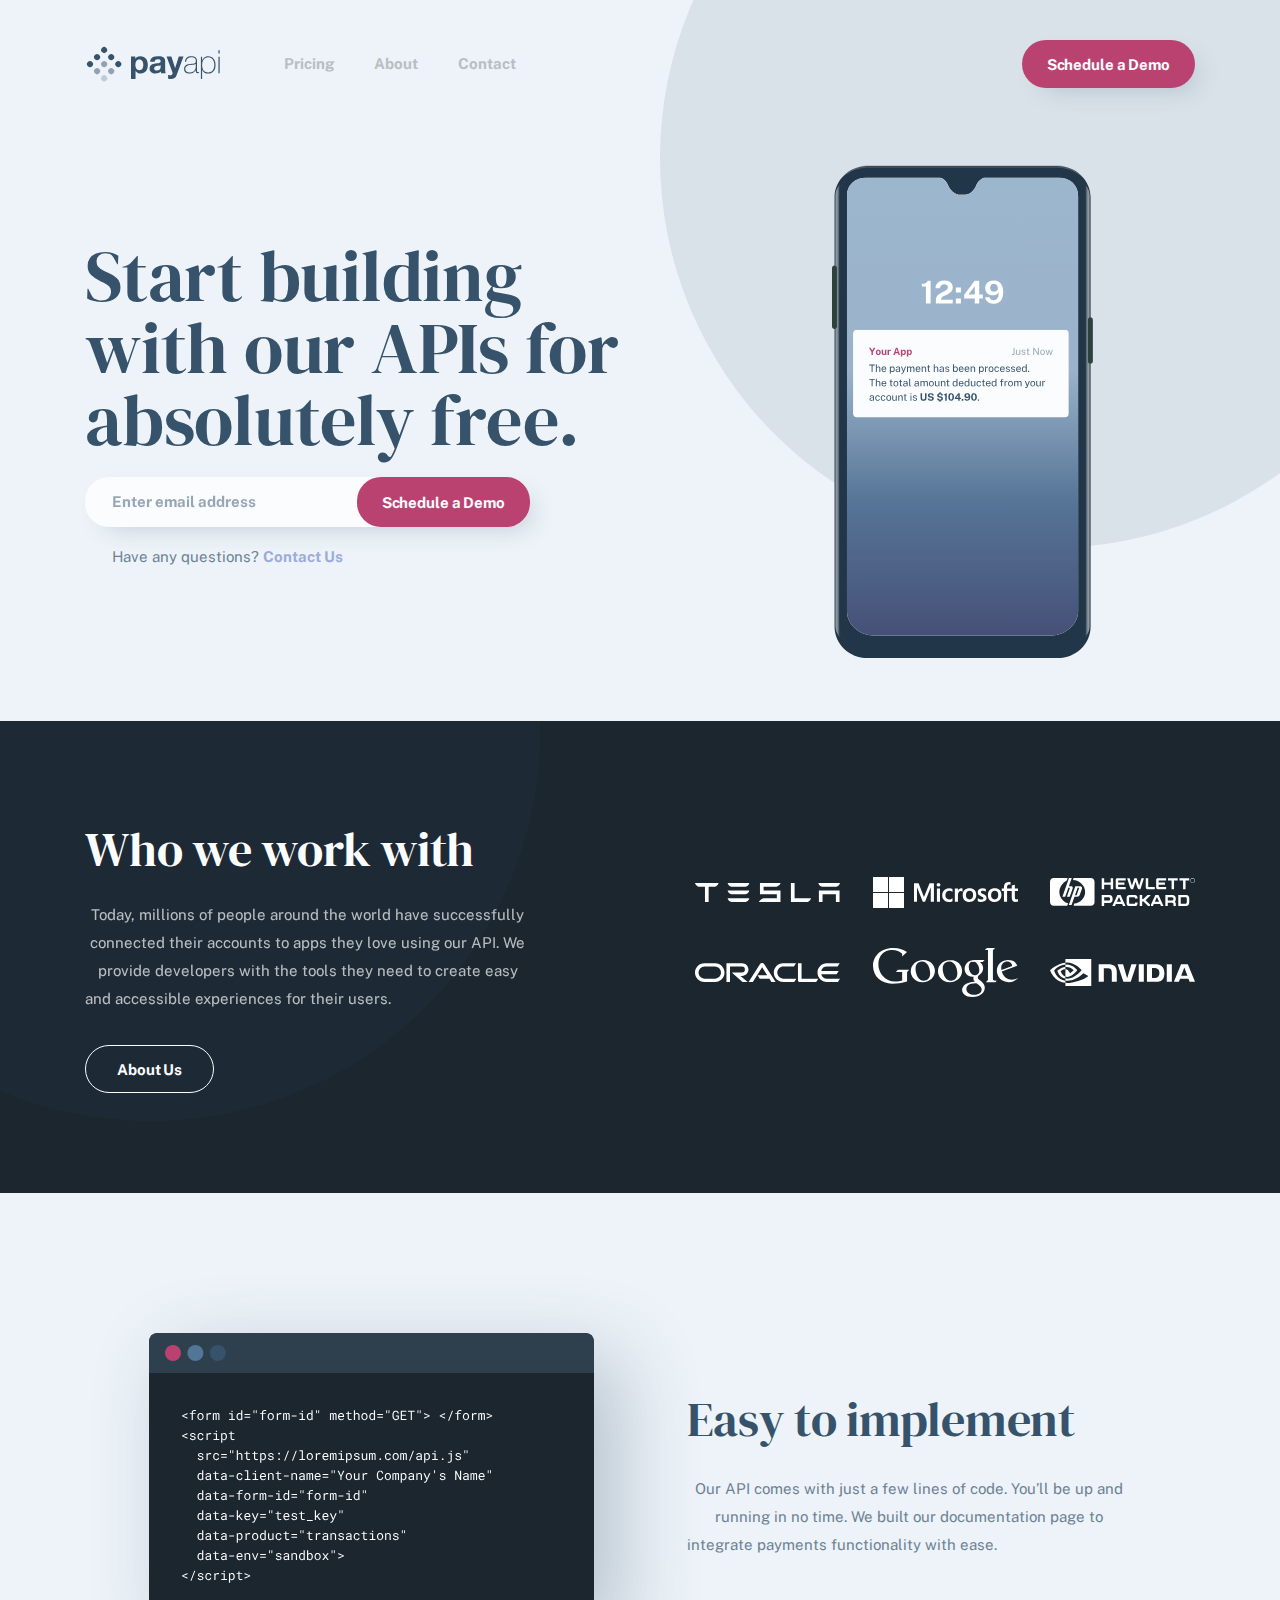
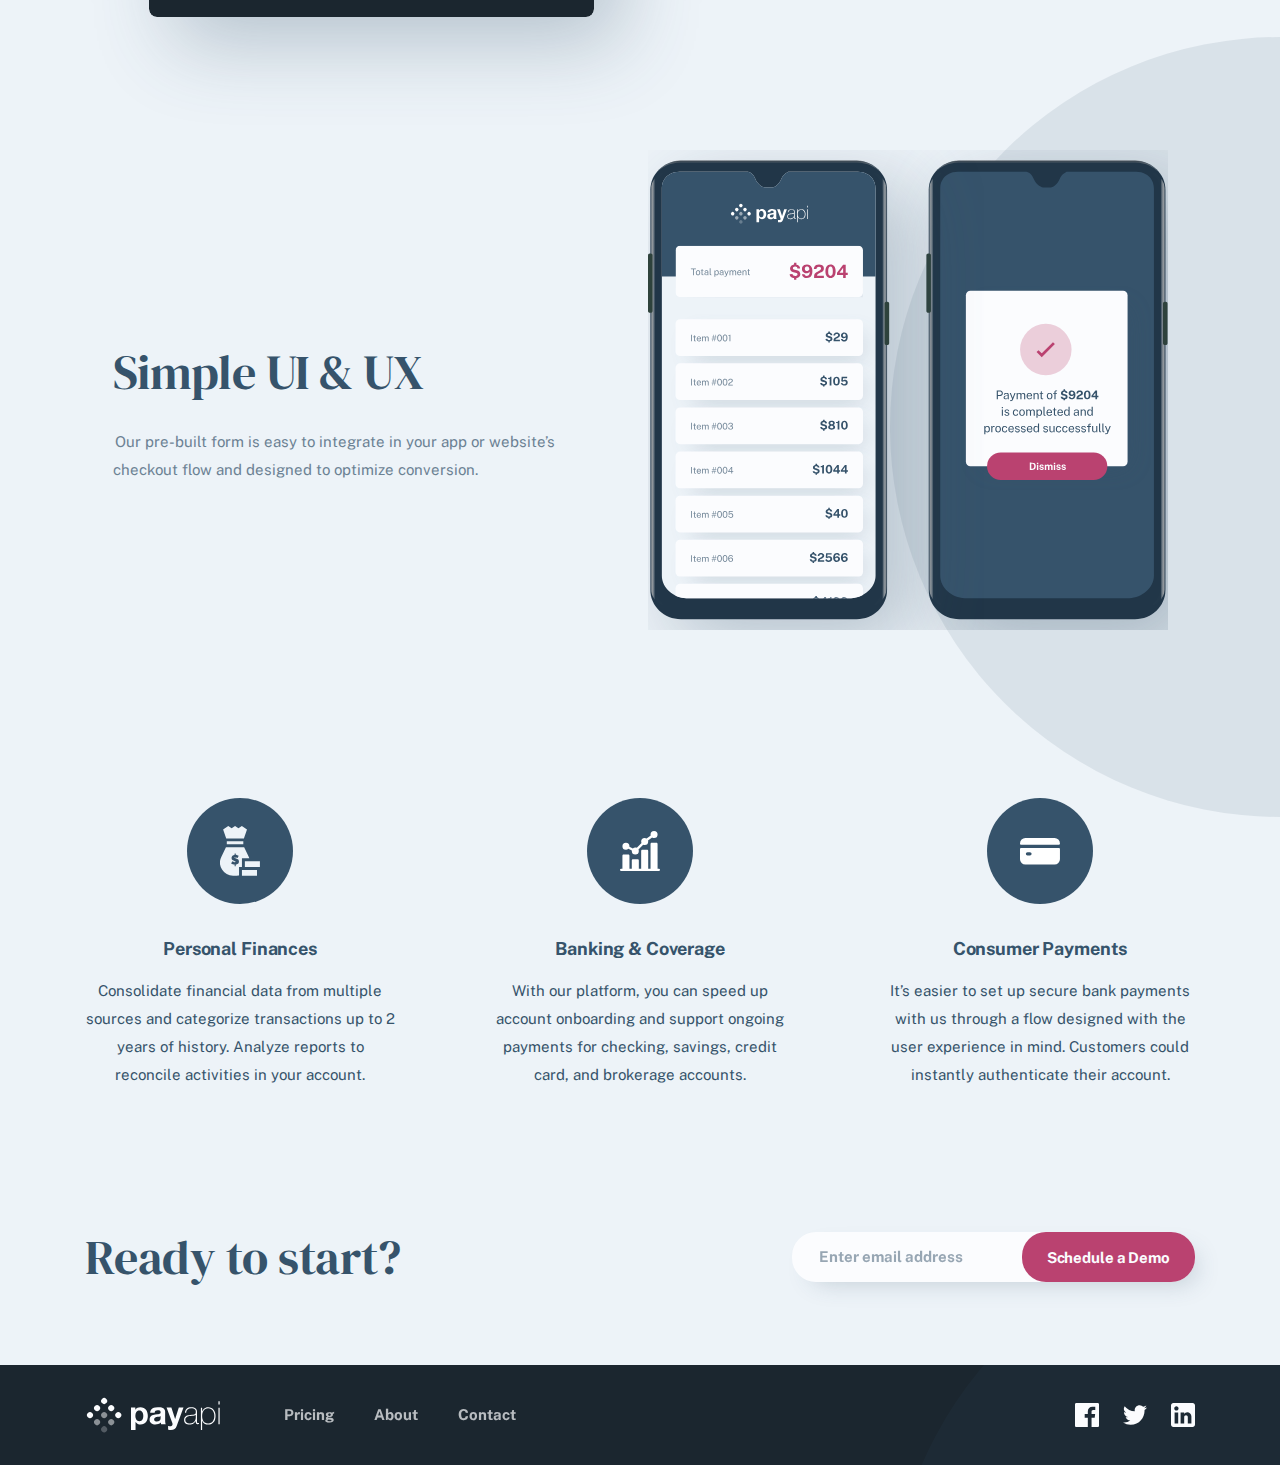
<file: index.html>
<!DOCTYPE html>
<html lang="en">
  <head>
    <meta charset="UTF-8" />
    <meta http-equiv="X-UA-Compatible" content="IE=edge" />
    <meta name="viewport" content="width=device-width, initial-scale=1.0" />
    <link rel="stylesheet" href="./css/main.css" />
    <title>Pay Api</title>
  </head>
  <body>
    <!-- Header -->
    <header class="site-header">
      <div class="container">
        <div class="site-header__inner">
          <div class="site-header__first">
            <a class="logo" href="./index.html">
              <img
                class="logo__img"
                src="./images/icons/logo.svg"
                alt="logo-img"
                width="135"
                height="38"
              />
            </a>
            <nav class="sitenav">
              <button class="x-btn"></button>
              <ul class="sitenav__list">
                <li class="sitenav__item">
                  <a class="sitenav__link" href="./price.html">Pricing</a>
                </li>
                <li class="sitenav__item">
                  <a class="sitenav__link" href="./about.html">About</a>
                </li>
                <li class="sitenav__item">
                  <a class="sitenav__link" href="./contact.html">Contact</a>
                </li>
                <li class="sitenav__item">
                  <a class="schedule" href="#">Schedule a Demo</a>
                </li>
              </ul>
            </nav>
          </div>
          <div class="site-header__second">
            <a class="schedule" href="#">Schedule a Demo</a>
            <button class="burger-btn"></button>
          </div>
        </div>
      </div>
    </header>
    <!-- /Header -->

    <!-- Main -->
    <main class="site-main">
      <!-- Hero -->
      <section class="hero">
        <div class="container">
          <div class="hero__inner">
            <div class="hero__info">
              <h1 class="hero__title">
                Start building with our APIs for absolutely free.
              </h1>
            </div>
            <form
              class="hero__form site-form"
              action="https://echo.htmlacademy.ru"
              method="post"
              autocomplete="off"
            >
              <input
                class="site-form__input"
                type="email"
                name="user_email"
                minlength="3"
                aria-label="user email"
                placeholder="Enter email address"
                required
              />
              <button class="site-form__btn" type="submit">
                Schedule a Demo
              </button>
            </form>
            <span class="hero__text">
              Have any questions?
              <a class="bold-text" href="./contact.html">Contact Us</a>
            </span>
          </div>
        </div>
      </section>
      <!-- /Hero -->

      <!-- Clients -->
      <section class="clients">
        <div class="container">
          <div class="clients__inner">
            <div class="clients__info info-clients">
              <h2 class="info-clients__title">Who we work with</h2>
              <p class="info-clients__text">
                Today, millions of people around the world have successfully
                connected their accounts to apps they love using our API. We
                provide developers with the tools they need to create easy and
                accessible experiences for their users.
              </p>
              <a class="info-clients__link" href="./about.html">About Us</a>
            </div>
            <ul class="clients__list">
              <li class="clients__item item-clients">
                <img
                  class="item-clients__img"
                  src="./images/icons/tesla.svg"
                  alt="clients brand image"
                  width="145"
                  height="33"
                />
              </li>
              <li class="clients__item item-clients">
                <img
                  class="item-clients__img"
                  src="./images/icons/microsoft.svg"
                  alt="clients brand image"
                  width="145"
                  height="33"
                />
              </li>
              <li class="clients__item item-clients">
                <img
                  class="item-clients__img"
                  src="./images/icons/hp.svg"
                  alt="clients brand image"
                  width="145"
                  height="33"
                />
              </li>
              <li class="clients__item item-clients">
                <img
                  class="item-clients__img"
                  src="./images/icons/oracle.svg"
                  alt="clients brand image"
                  width="145"
                  height="33"
                />
              </li>
              <li class="clients__item item-clients">
                <img
                  class="item-clients__img"
                  src="./images/icons/google.svg"
                  alt="clients brand image"
                  width="145"
                  height="33"
                />
              </li>
              <li class="clients__item item-clients">
                <img
                  class="item-clients__img"
                  src="./images/icons/nvida.svg"
                  alt="clients brand image"
                  width="145"
                  height="33"
                />
              </li>
            </ul>
          </div>
        </div>
      </section>
      <!-- /Clients -->

      <!-- Feature -->
      <section class="feature">
        <div class="container">
          <div class="feature__inner">
            <h2 class="visually-hidden">About feature of company</h2>
            <ul class="fuature__first-list">
              <li class="feature__first-item item-first-feature">
                <img
                  class="item-first-feature__img feature-img-1"
                  src="./images/icons/code.svg"
                  alt="item-first-feature image"
                  width="445"
                  height="284"
                />
                <div class="item-first-feature__info">
                  <h3 class="item-first-feature__title">Easy to implement</h3>
                  <p class="item-first-feature__text">
                    Our API comes with just a few lines of code. You’ll be up
                    and running in no time. We built our documentation page to
                    integrate payments functionality with ease.
                  </p>
                </div>
              </li>
              <li class="feature__first-item item-first-feature">
                <img
                  class="item-first-feature__img feature-img-2"
                  src="./images/icons/phone-together.svg"
                  alt="item-first-feature image"
                  width="566"
                  height="500"
                />
                <div class="item-first-feature__info">
                  <h3 class="item-first-feature__title">Simple UI & UX</h3>
                  <p class="item-first-feature__text">
                    Our pre-built form is easy to integrate in your app or
                    website’s checkout flow and designed to optimize conversion.
                  </p>
                </div>
              </li>
            </ul>
            <ul class="feature__second-list">
              <li class="feature__second-item item-second-feature">
                <h3 class="item-second-feature__title">Personal Finances</h3>
                <p class="item-second-feature__text">
                  Consolidate financial data from multiple sources and
                  categorize transactions up to 2 years of history. Analyze
                  reports to reconcile activities in your account.
                </p>
              </li>
              <li class="feature__second-item item-second-feature">
                <h3 class="item-second-feature__title">Banking & Coverage</h3>
                <p class="item-second-feature__text">
                  With our platform, you can speed up account onboarding and
                  support ongoing payments for checking, savings, credit card,
                  and brokerage accounts.
                </p>
              </li>
              <li class="feature__second-item item-second-feature">
                <h3 class="item-second-feature__title">Consumer Payments</h3>
                <p class="item-second-feature__text">
                  It’s easier to set up secure bank payments with us through a
                  flow designed with the user experience in mind. Customers
                  could instantly authenticate their account.
                </p>
              </li>
            </ul>
          </div>
        </div>
      </section>
      <!-- /Feature -->

      <!-- Article -->
      <article class="start">
        <div class="container">
          <div class="start__inner">
            <h2 class="start__title">Ready to start?</h2>
            <form
              class="site-form"
              action="https://echo.htmlacademy.ru"
              method="post"
              autocomplete="off"
            >
              <input
                class="site-form__input"
                type="email"
                name="user_email"
                minlength="3"
                aria-label="user email"
                placeholder="Enter email address"
                required
              />
              <button class="site-form__btn" type="submit">
                Schedule a Demo
              </button>
            </form>
          </div>
        </div>
      </article>
      <!-- /Article -->
    </main>
    <!-- /Main -->

    <!-- Footer -->
    <footer class="site-footer">
      <div class="container">
        <div class="site-footer__inner">
          <a class="logo" href="./index.html">
            <img
              class="logo__img"
              src="./images/icons/footer-logo.svg"
              alt="logo-img"
              width="135"
              height="38"
            />
          </a>
          <nav class="site-footer-sitenav">
            <ul class="site-footer-sitenav__list">
              <li class="site-footer-sitenav__item">
                <a class="site-footer-sitenav__link" href="./price.html"
                  >Pricing</a
                >
              </li>
              <li class="site-footer-sitenav__item">
                <a class="site-footer-sitenav__link" href="./about.html"
                  >About</a
                >
              </li>
              <li class="site-footer-sitenav__item">
                <a class="site-footer-sitenav__link" href="./contact.html"
                  >Contact</a
                >
              </li>
            </ul>
          </nav>
          <ul class="social-list">
            <li class="social-item">
              <a class="social-link" target="blank" href="https://facebook.com">
                <svg width="24" height="24" xmlns="http://www.w3.org/2000/svg">
                  <path
                    d="M22.675 0H1.325C.593 0 0 .593 0 1.325v21.351C0 23.407.593 24 1.325 24H12.82v-9.294H9.692v-3.622h3.128V8.413c0-3.1 1.893-4.788 4.659-4.788 1.325 0 2.463.099 2.795.143v3.24l-1.918.001c-1.504 0-1.795.715-1.795 1.763v2.313h3.587l-.467 3.622h-3.12V24h6.116c.73 0 1.323-.593 1.323-1.325V1.325C24 .593 23.407 0 22.675 0Z"
                    fill="currentColor"
                  />
                </svg>
              </a>
            </li>
            <li class="social-item">
              <a class="social-link" target="blank" href="https://twitter.org">
                <svg width="24" height="20" xmlns="http://www.w3.org/2000/svg">
                  <path
                    d="M24 2.557a9.83 9.83 0 0 1-2.828.775A4.932 4.932 0 0 0 23.337.608a9.864 9.864 0 0 1-3.127 1.195A4.916 4.916 0 0 0 16.616.248c-3.179 0-5.515 2.966-4.797 6.045A13.978 13.978 0 0 1 1.671 1.149a4.93 4.93 0 0 0 1.523 6.574 4.903 4.903 0 0 1-2.229-.616c-.054 2.281 1.581 4.415 3.949 4.89a4.935 4.935 0 0 1-2.224.084 4.928 4.928 0 0 0 4.6 3.419A9.9 9.9 0 0 1 0 17.54a13.94 13.94 0 0 0 7.548 2.212c9.142 0 14.307-7.721 13.995-14.646A10.025 10.025 0 0 0 24 2.557Z"
                    fill="currentColor"
                  />
                </svg>
              </a>
            </li>
            <li class="social-item">
              <a
                class="social-link"
                target="blank"
                href="https://instagram.com"
              >
                <svg width="24" height="24" xmlns="http://www.w3.org/2000/svg">
                  <path
                    fill-rule="evenodd"
                    clip-rule="evenodd"
                    d="M2.4 0h19.2C22.92 0 24 1.08 24 2.4v19.2c0 1.32-1.08 2.4-2.4 2.4H2.4C1.08 24 0 22.92 0 21.6V2.4C0 1.08 1.08 0 2.4 0Zm1.2 20.4h3.6V9.6H3.6v10.8ZM5.4 7.56c-1.2 0-2.16-.96-2.16-2.16 0-1.2.96-2.16 2.16-2.16 1.2 0 2.16.96 2.16 2.16 0 1.2-.96 2.16-2.16 2.16ZM16.8 20.4h3.6v-6.84c0-2.28-1.92-4.2-4.2-4.2-1.08 0-2.4.72-3 1.68V9.6H9.6v10.8h3.6v-6.36c0-.96.84-1.8 1.8-1.8.96 0 1.8.84 1.8 1.8v6.36Z"
                    fill="currentColor"
                  />
                </svg>
              </a>
            </li>
          </ul>
        </div>
      </div>
    </footer>
    <!-- /Footer -->

    <script src="./js/main.js"></script>
  </body>
</html>
</file>
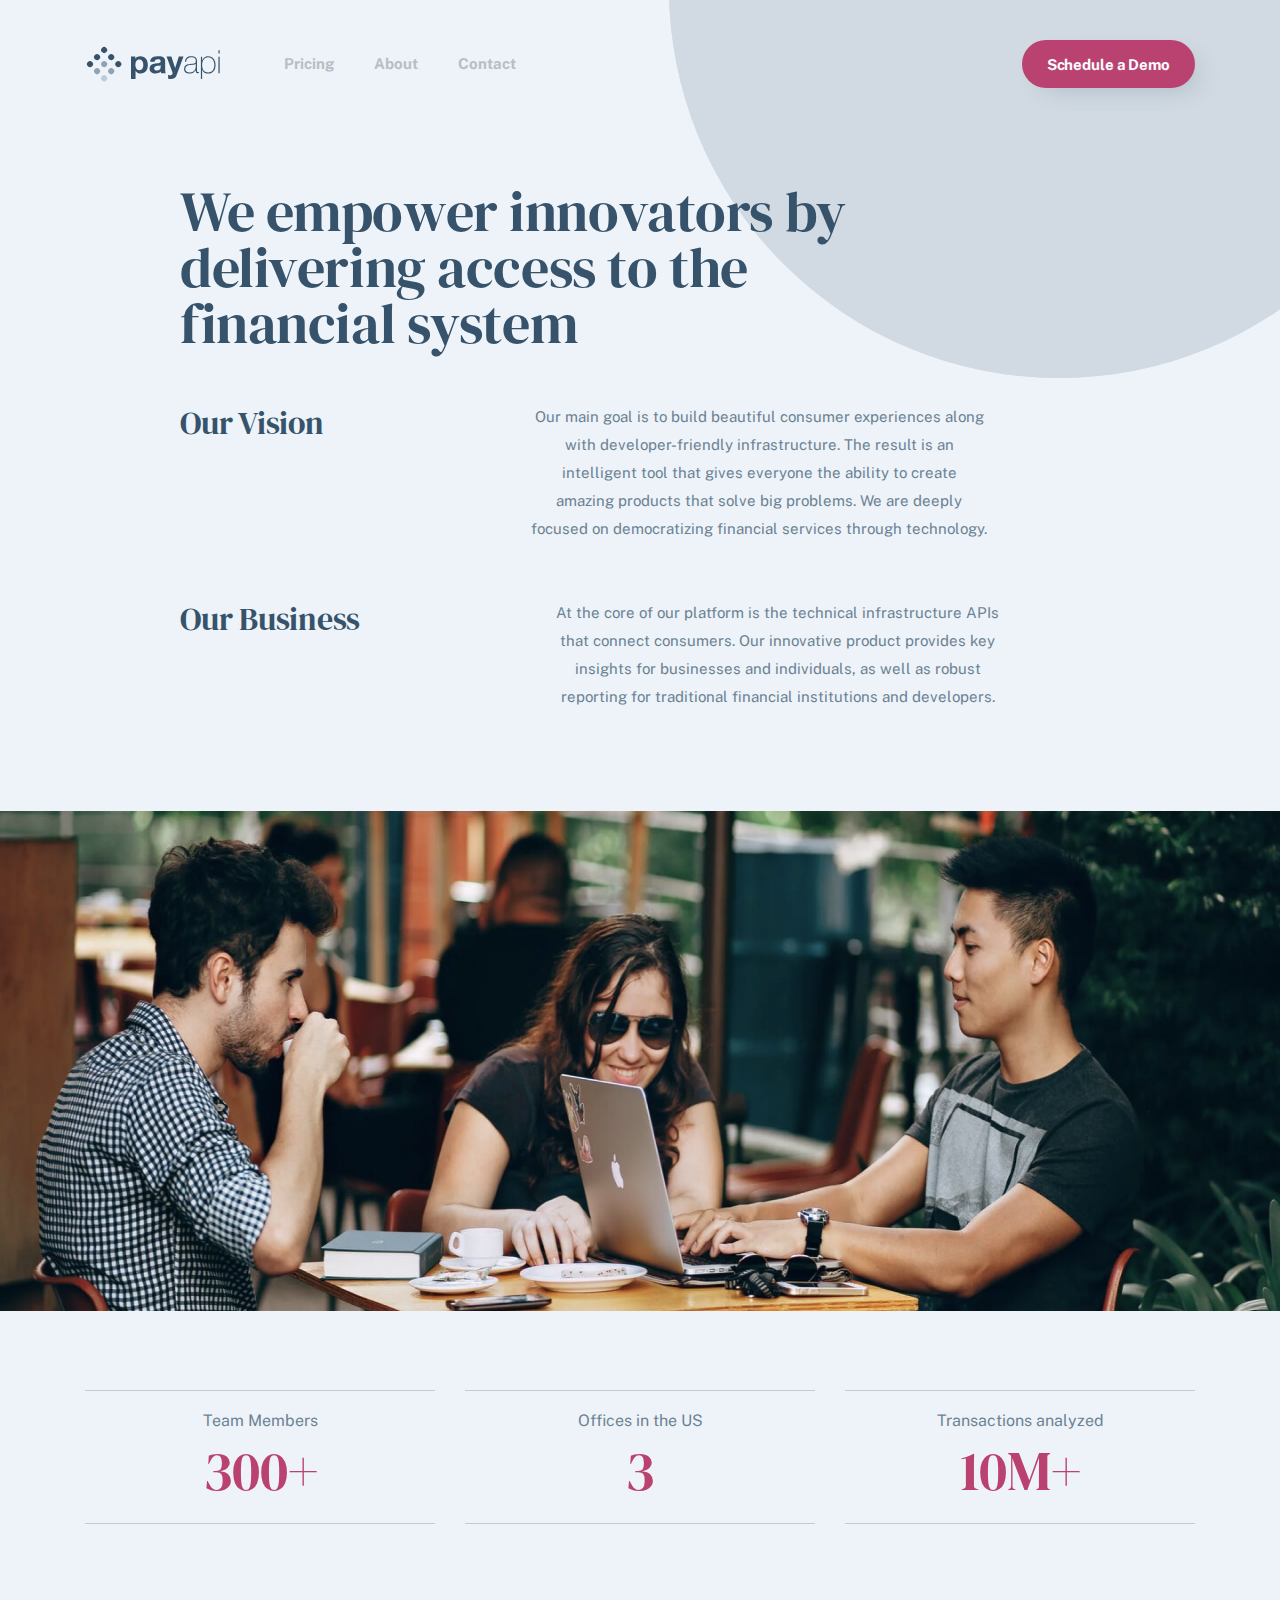
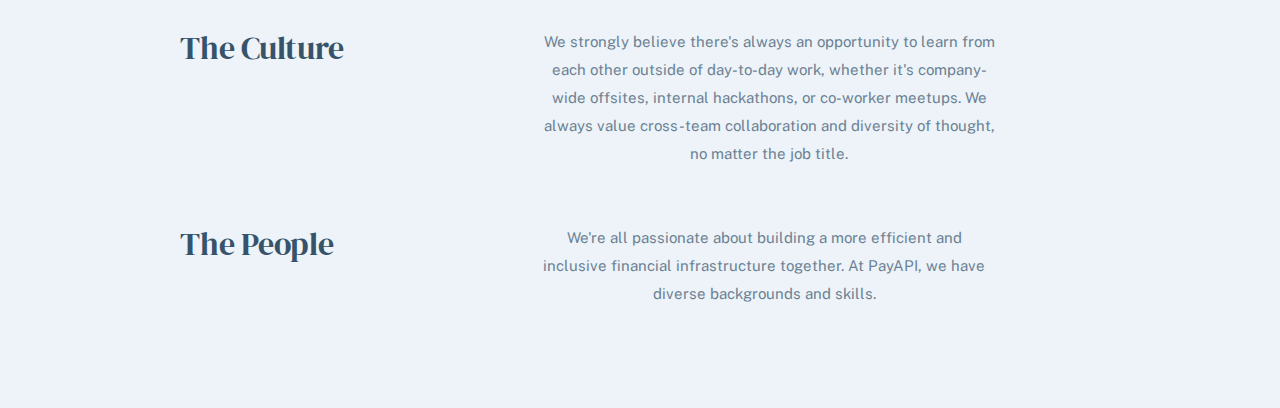
<file: about.html>
<!DOCTYPE html>
<html lang="en">
  <head>
    <meta charset="UTF-8" />
    <meta http-equiv="X-UA-Compatible" content="IE=edge" />
    <meta name="viewport" content="width=device-width, initial-scale=1.0" />
    <link rel="stylesheet" href="./css/main.css" />
    <title>Pay Api</title>
  </head>
  <body>
    <div class="about-curcle">
       <!-- Header -->
    <header class="site-header">
      <div class="container">
        <div class="site-header__inner">
          <div class="site-header__first">
            <a class="logo" href="./index.html">
              <img
                class="logo__img"
                src="./images/icons/logo.svg"
                alt="logo-img"
                width="135"
                height="38"
              />
            </a>
            <nav class="sitenav">
              <button class="x-btn"></button>
              <ul class="sitenav__list">
                <li class="sitenav__item">
                  <a class="sitenav__link" href="#">Pricing</a>
                </li>
                <li class="sitenav__item">
                  <a class="sitenav__link" href="#">About</a>
                </li>
                <li class="sitenav__item">
                  <a class="sitenav__link" href="#">Contact</a>
                </li>
                <li class="sitenav__item">
                  <a class="schedule" href="#">Schedule a Demo</a>
                </li>
              </ul>
            </nav>
          </div>
          <div class="site-header__second">
            <a class="schedule" href="#">Schedule a Demo</a>
            <button class="burger-btn"></button>
          </div>
        </div>
      </div>
    </header>
    <!-- /Header -->

    <!-- Site header finish -->

    <!-- Site main start -->
    
    <!-- Hero section start -->
    <section class="about-hero">
      <!-- Your hero section code here -->
      <div class="container">
        <h1 class="visually-hidden">About</h1>
        <div class="about-hero__box">
          <h2 class="about-hero__box-heading">
            We empower innovators by delivering access to the financial system
          </h2>
        </div>
        <ul class="about-hero__list">
          <li class="about-hero__item">
            <h3 class="about-hero__item-heading">Our Vision</h3>
            <div class="about-hero__text-wrapper">
              <p class="about-hero__item-text">
                Our main goal is to build beautiful consumer experiences along
                with developer-friendly infrastructure. The result is an
                intelligent tool that gives everyone the ability to create
                amazing products that solve big problems. We are deeply
                focused on democratizing financial services through
                technology.
              </p>
            </div>
          </li>
          <li class="about-hero__item">
            <h3 class="about-hero__item-heading">Our Business</h3>
            <div class="about-hero__text-wrapper">
              <p class="about-hero__item-text">
                At the core of our platform is the technical infrastructure APIs that connect consumers. Our innovative product provides key insights for businesses and individuals, as well as robust reporting for traditional financial institutions and developers. 
              </p>
            </div>
          </li>
        </ul>
      </div>
      <div class="about-hero__img-container">
        <img
          src="./images/person.jpg"
          width="375"
          height="300"
          alt="Images"
          srcset="./images/person.jpg 1x, ./images/person@2x.jpg"
          class="about-hero__img"
        />
      </div>
    </section>
    <!-- Hero section finish -->
    </div>
    <main class="site-main">

      <!-- START CULTURE SECTION  -->

      <section class="culture">
        <div class="container">
          <ul class="culture__list">
            <li class="culture__item">
              <p class="culture__item-text">
                Team Members
              </p>
              <p class="culture__item-number-text">
                300+
              </p>
            </li>
            <li class="culture__item">
              <p class="culture__item-text">
                Offices in the US
              </p>
              <p class="culture__item-number-text">
                3
              </p>
            </li><li class="culture__item">
              <p class="culture__item-text">
                Transactions analyzed
              </p>
              <p class="culture__item-number-text">
                10M+
              </p>
            </li>
          </ul>
          <ul class="about-hero__list">
            <li class="about-hero__item">
              <h3 class="about-hero__item-heading">The Culture</h3>
              <div class="about-hero__text-wrapper">
                <p class="about-hero__item-text">
                  We strongly believe there's always an opportunity to learn from each other outside of day-to-day work, whether it's company-wide offsites, internal hackathons, or co-worker meetups. We always value cross-team collaboration and diversity of thought, no matter the job title.
                </p>
              </div>
            </li>
            <li class="about-hero__item">
              <h3 class="about-hero__item-heading">The People</h3>
              <div class="about-hero__text-wrapper">
                <p class="about-hero__item-text">
                  We're all passionate about building a more efficient and inclusive financial infrastructure together. At PayAPI, we have diverse backgrounds and skills.
                </p>
              </div>
            </li>
          </ul>
        </div>
      </section>

      <!-- FINISH CULTURE SECTION  -->


    </main>

    <!-- Site main finish -->

    <!-- Site footer start -->

    <footer class="site-footer">
      <!-- Your footer code here -->
    </footer>

    <!-- Site footer finish -->
    <script src="./js/main.js"></script>
  </body>
</html>
</file>
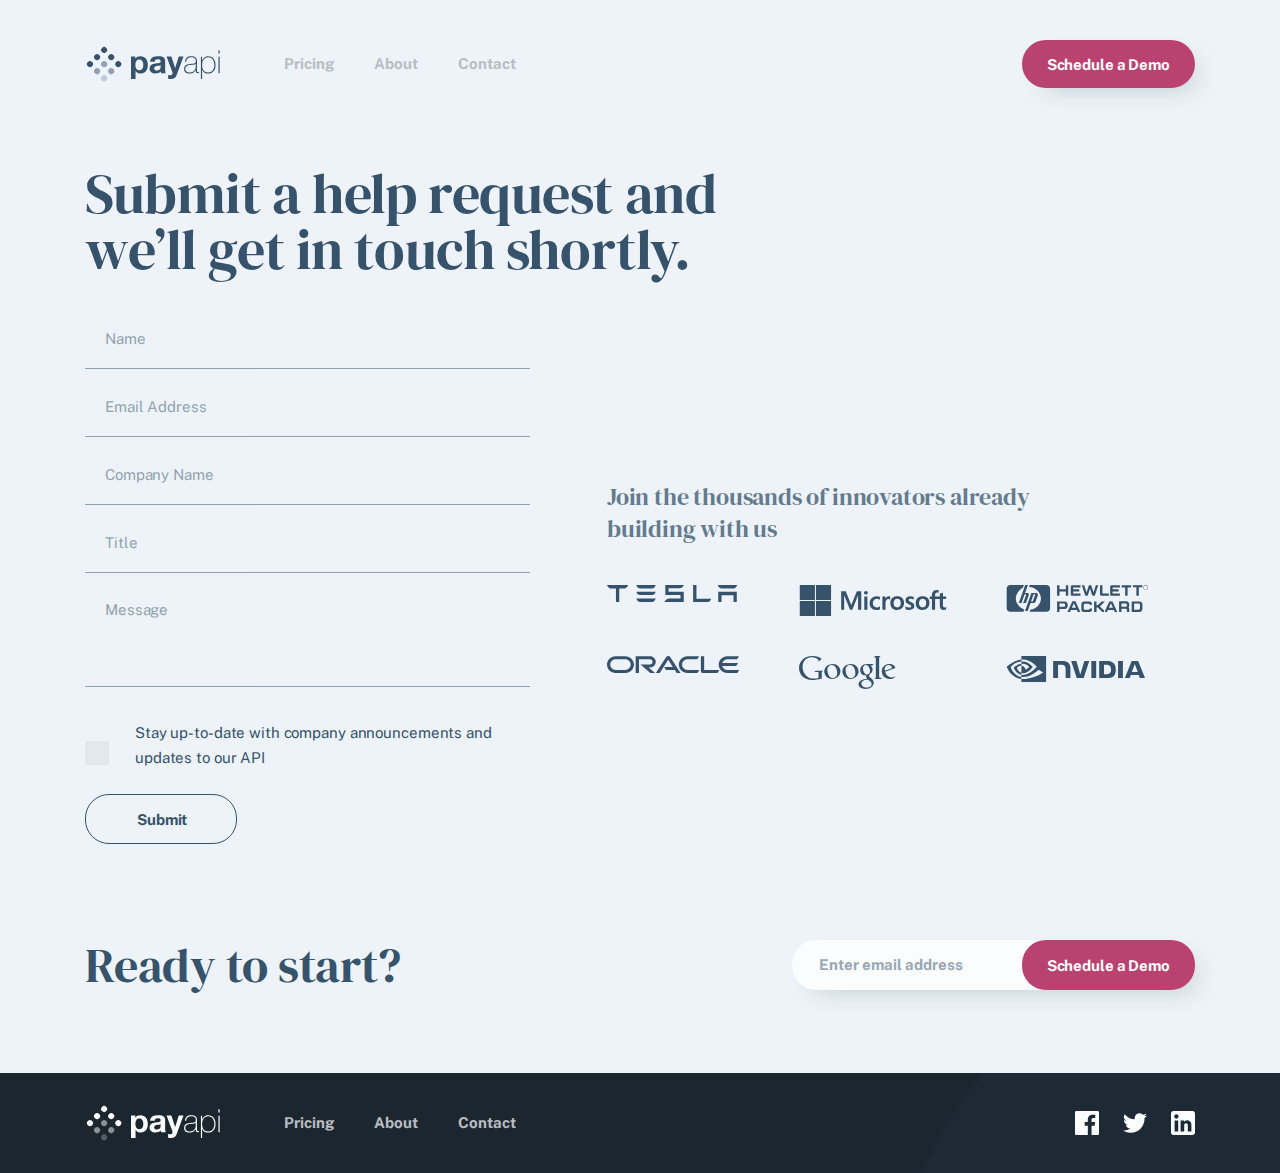
<file: contact.html>
<!DOCTYPE html>
<html lang="en">
  <head>
    <meta charset="UTF-8" />
    <meta http-equiv="X-UA-Compatible" content="IE=edge" />
    <meta name="viewport" content="width=device-width, initial-scale=1.0" />
    <link rel="stylesheet" href="./css/main.css" />
    <title>Contact</title>
  </head>
  <body>
    <!-- Header -->
    <header class="site-header">
      <div class="container">
        <div class="site-header__inner">
          <div class="site-header__first">
            <a class="logo" href="./index.html">
              <img
                class="logo__img"
                src="./images/icons/logo.svg"
                alt="logo-img"
                width="135"
                height="38"
              />
            </a>
            <nav class="sitenav">
              <button class="x-btn"></button>
              <ul class="sitenav__list">
                <li class="sitenav__item">
                  <a class="sitenav__link" href="./price.html">Pricing</a>
                </li>
                <li class="sitenav__item">
                  <a class="sitenav__link" href="./about.html">About</a>
                </li>
                <li class="sitenav__item">
                  <a class="sitenav__link" href="./contact.html">Contact</a>
                </li>
                <li class="sitenav__item">
                  <a class="schedule" href="#">Schedule a Demo</a>
                </li>
              </ul>
            </nav>
          </div>
          <div class="site-header__second">
            <a class="schedule" href="#">Schedule a Demo</a>
            <button class="burger-btn"></button>
          </div>
        </div>
      </div>
    </header>
    <!-- Header -->

    <!-- Site main start -->
    <main class="site-main">
      <!-- Contact section start -->
      <section class="contact">
        <div class="container">
          <div class="contact__inner">
            <h2 class="contact__heading">
              Submit a help request and we’ll get in touch shortly.
            </h2>
            <div class="contact__conntaction-wrapper">
              <form
                class="contact__form"
                action="https://echo.htmlacademy.ru/courses"
                method="POST"
                autocomplete="off"
              >
                <input
                  class="contact__form-input"
                  type="text"
                  name="user_name"
                  minlength="3"
                  placeholder="Name"
                  required
                />
                <span class="contact__form-input-text"
                  >This field can’t be empty</span
                >
                <input
                  class="contact__form-input"
                  type="email"
                  name="user_email"
                  minlength="3"
                  placeholder="Email Address"
                  required
                />
                <span class="contact__form-input-text"
                  >This field can’t be empty</span
                >
                <input
                  class="contact__form-input"
                  type="text"
                  name="user_company_name"
                  minlength="3"
                  placeholder="Company Name"
                  required
                />
                <span class="contact__form-input-text"
                  >This field can’t be empty</span
                >
                <input
                  class="contact__form-input"
                  type="text"
                  name="user_title"
                  minlength="3"
                  placeholder="Title"
                  required
                />
                <span class="contact__form-input-text"
                  >This field can’t be empty</span
                >
                <textarea
                  class="contact__form-textarea"
                  name="user_message"
                  minlength="5"
                  placeholder="Message"
                  cols="30"
                  rows="10"
                ></textarea>
                <div class="contact__form-cheacked">
                  <label class="contact__form-label">
                    <input
                      class="visually-hidden"
                      type="checkbox"
                      name="confirm"
                      required
                    />
                    <span class="contact__form-tick"></span>
                  </label>
                  <p class="contact__form-text">
                    Stay up-to-date with company announcements and updates to
                    our API
                  </p>
                </div>
                <button class="contact__form-btn">Submit</button>
              </form>

              <div class="companys">
                <h3 class="companys__heading">
                  Join the thousands of innovators already building with us
                </h3>

                <ul class="companys__links-list">
                  <li class="companys__links-item">
                    <a class="companys__link" href="#">
                      <img
                        src="./images/icons/tesla-black.svg"
                        alt="Tesla company logo"
                        width="131"
                        height="17"
                      />
                    </a>
                  </li>
                  <li class="companys__links-item">
                    <a class="companys__link" href="#">
                      <img
                        src="./images/icons/microsoft-black.svg"
                        alt="Microsoft company logo"
                        width="148"
                        height="31"
                      />
                    </a>
                  </li>
                  <li class="companys__links-item">
                    <a class="companys__link" href="#">
                      <img
                        src="./images/icons/hp-black.svg"
                        alt="HP company logo"
                        width="142"
                        height="27"
                      />
                    </a>
                  </li>
                  <li class="companys__links-item">
                    <a class="companys__link" href="#">
                      <img
                        src="./images/icons/oracle-black.svg"
                        alt="Oracle company logo"
                        width="133"
                        height="17"
                      />
                    </a>
                  </li>
                  <li class="companys__links-item">
                    <a class="companys__link" href="#">
                      <img
                        src="./images/icons/google-black.svg"
                        alt="Google company logo"
                        width="97"
                        height="33"
                      />
                    </a>
                  </li>
                  <li class="companys__links-item">
                    <a class="companys__link" href="#">
                      <img
                        src="./images/icons/nvida-black.svg"
                        alt="Nvidia company logo"
                        width="139"
                        height="26"
                      />
                    </a>
                  </li>
                </ul>
              </div>
            </div>
          </div>
        </div>
      </section>
      <!-- Contact section finish -->

      <!-- Article -->
      <article class="start">
        <div class="container">
          <div class="start__inner">
            <h2 class="start__title">Ready to start?</h2>
            <form
              class="site-form"
              action="https://echo.htmlacademy.ru"
              method="post"
              autocomplete="off"
            >
              <input
                class="site-form__input"
                type="email"
                name="user_email"
                minlength="3"
                aria-label="user email"
                placeholder="Enter email address"
                required
              />
              <button class="site-form__btn" type="submit">
                Schedule a Demo
              </button>
            </form>
          </div>
        </div>
      </article>
      <!-- /Article -->
    </main>
    <!-- Site main finish -->

    <!-- Footer -->
    <footer class="site-footer">
      <div class="container">
        <div class="site-footer__inner">
          <a class="logo" href="./index.html">
            <img
              class="logo__img"
              src="./images/icons/footer-logo.svg"
              alt="logo-img"
              width="135"
              height="38"
            />
          </a>
          <nav class="site-footer-sitenav">
            <ul class="site-footer-sitenav__list">
              <li class="site-footer-sitenav__item">
                <a class="site-footer-sitenav__link" href="./price.html"
                  >Pricing</a
                >
              </li>
              <li class="site-footer-sitenav__item">
                <a class="site-footer-sitenav__link" href="./about.html"
                  >About</a
                >
              </li>
              <li class="site-footer-sitenav__item">
                <a class="site-footer-sitenav__link" href="./contact.html"
                  >Contact</a
                >
              </li>
            </ul>
          </nav>
          <ul class="social-list">
            <li class="social-item">
              <a class="social-link" target="blank" href="https://facebook.com">
                <svg width="24" height="24" xmlns="http://www.w3.org/2000/svg">
                  <path
                    d="M22.675 0H1.325C.593 0 0 .593 0 1.325v21.351C0 23.407.593 24 1.325 24H12.82v-9.294H9.692v-3.622h3.128V8.413c0-3.1 1.893-4.788 4.659-4.788 1.325 0 2.463.099 2.795.143v3.24l-1.918.001c-1.504 0-1.795.715-1.795 1.763v2.313h3.587l-.467 3.622h-3.12V24h6.116c.73 0 1.323-.593 1.323-1.325V1.325C24 .593 23.407 0 22.675 0Z"
                    fill="currentColor"
                  />
                </svg>
              </a>
            </li>
            <li class="social-item">
              <a class="social-link" target="blank" href="https://twitter.org">
                <svg width="24" height="20" xmlns="http://www.w3.org/2000/svg">
                  <path
                    d="M24 2.557a9.83 9.83 0 0 1-2.828.775A4.932 4.932 0 0 0 23.337.608a9.864 9.864 0 0 1-3.127 1.195A4.916 4.916 0 0 0 16.616.248c-3.179 0-5.515 2.966-4.797 6.045A13.978 13.978 0 0 1 1.671 1.149a4.93 4.93 0 0 0 1.523 6.574 4.903 4.903 0 0 1-2.229-.616c-.054 2.281 1.581 4.415 3.949 4.89a4.935 4.935 0 0 1-2.224.084 4.928 4.928 0 0 0 4.6 3.419A9.9 9.9 0 0 1 0 17.54a13.94 13.94 0 0 0 7.548 2.212c9.142 0 14.307-7.721 13.995-14.646A10.025 10.025 0 0 0 24 2.557Z"
                    fill="currentColor"
                  />
                </svg>
              </a>
            </li>
            <li class="social-item">
              <a
                class="social-link"
                target="blank"
                href="https://instagram.com"
              >
                <svg width="24" height="24" xmlns="http://www.w3.org/2000/svg">
                  <path
                    fill-rule="evenodd"
                    clip-rule="evenodd"
                    d="M2.4 0h19.2C22.92 0 24 1.08 24 2.4v19.2c0 1.32-1.08 2.4-2.4 2.4H2.4C1.08 24 0 22.92 0 21.6V2.4C0 1.08 1.08 0 2.4 0Zm1.2 20.4h3.6V9.6H3.6v10.8ZM5.4 7.56c-1.2 0-2.16-.96-2.16-2.16 0-1.2.96-2.16 2.16-2.16 1.2 0 2.16.96 2.16 2.16 0 1.2-.96 2.16-2.16 2.16ZM16.8 20.4h3.6v-6.84c0-2.28-1.92-4.2-4.2-4.2-1.08 0-2.4.72-3 1.68V9.6H9.6v10.8h3.6v-6.36c0-.96.84-1.8 1.8-1.8.96 0 1.8.84 1.8 1.8v6.36Z"
                    fill="currentColor"
                  />
                </svg>
              </a>
            </li>
          </ul>
        </div>
      </div>
    </footer>
    <!-- /Footer -->

    <script src="./js/main.js"></script>
  </body>
</html>
</file>
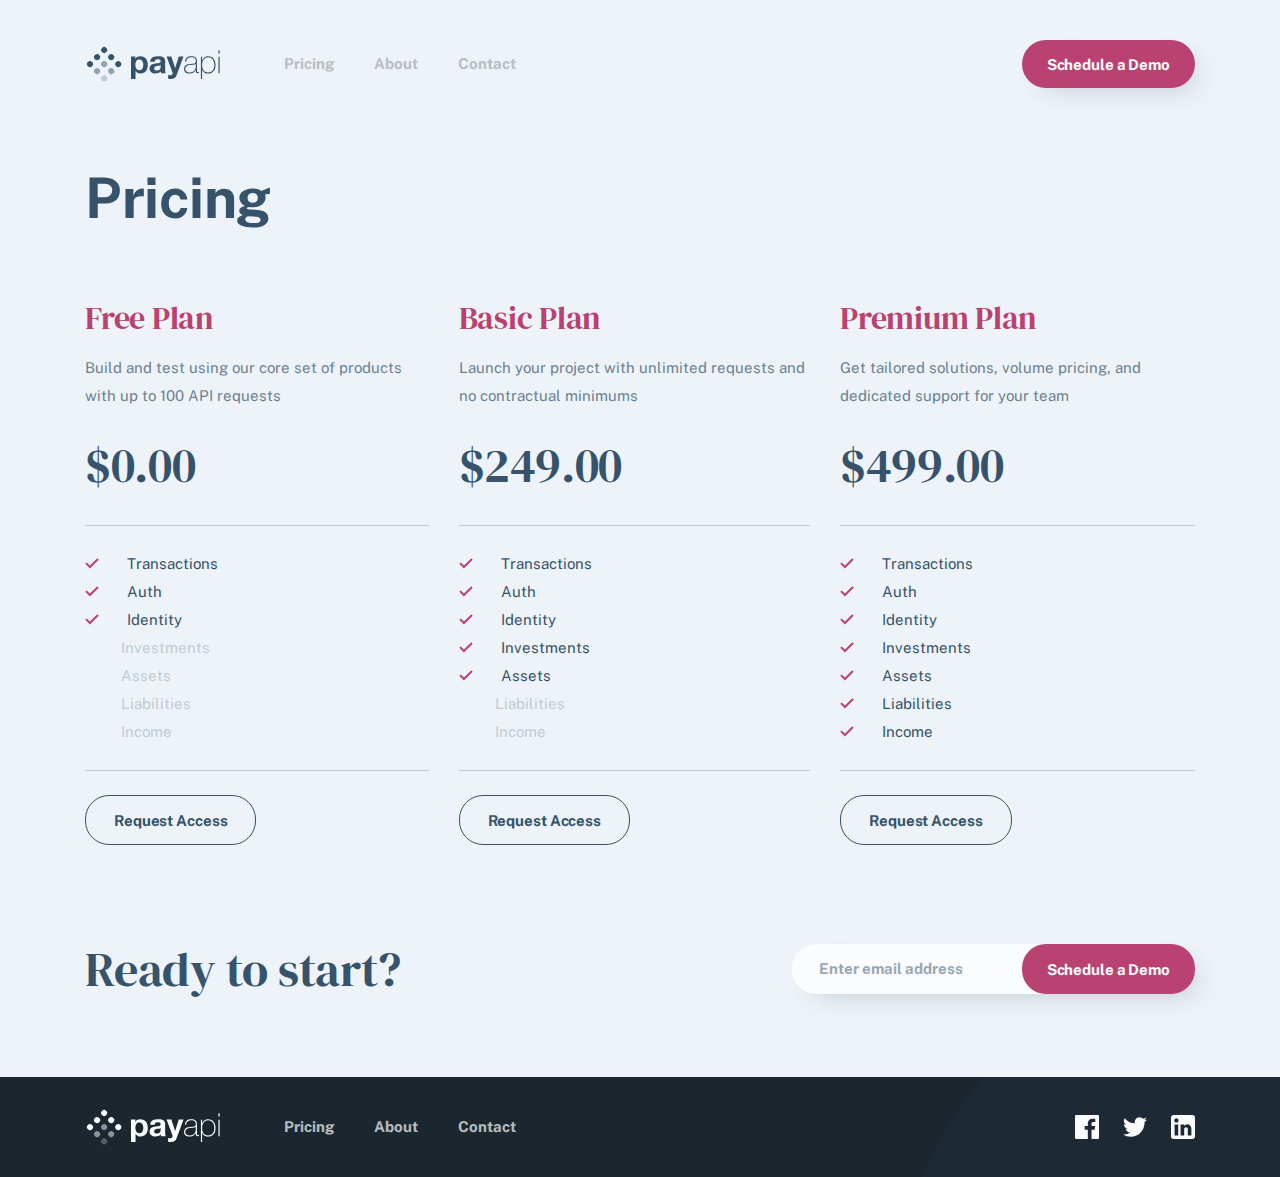
<file: price.html>
<!DOCTYPE html>
<html lang="en">
  <head>
    <meta charset="UTF-8" />
    <meta http-equiv="X-UA-Compatible" content="IE=edge" />
    <meta name="viewport" content="width=device-width, initial-scale=1.0" />
    <link rel="stylesheet" href="./css/main.css" />
    <title>Pricing</title>
  </head>
  <body>
    <!-- Header -->
    <header class="site-header">
      <div class="container">
        <div class="site-header__inner">
          <div class="site-header__first">
            <a class="logo" href="./index.html">
              <img
                class="logo__img"
                src="./images/icons/logo.svg"
                alt="logo-img"
                width="135"
                height="38"
              />
            </a>
            <nav class="sitenav">
              <button class="x-btn"></button>
              <ul class="sitenav__list">
                <li class="sitenav__item">
                  <a class="sitenav__link" href="./price.html">Pricing</a>
                </li>
                <li class="sitenav__item">
                  <a class="sitenav__link" href="./about.html">About</a>
                </li>
                <li class="sitenav__item">
                  <a class="sitenav__link" href="./contact.html">Contact</a>
                </li>
                <li class="sitenav__item">
                  <a class="schedule" href="#">Schedule a Demo</a>
                </li>
              </ul>
            </nav>
          </div>
          <div class="site-header__second">
            <a class="schedule" href="#">Schedule a Demo</a>
            <button class="burger-btn"></button>
          </div>
        </div>
      </div>
    </header>
    <!-- /Header -->

    <!-- Site main start -->
    <main class="site-main">
      <!-- Pricing section start -->
      <section class="pricing">
        <div class="container">
          <div class="pricing__inner">
            <h2 class="pricing__heading">Pricing</h2>
            <ul class="pricing__list">
              <li class="pricing__item">
                <h3 class="pricing__item-title">Free plan</h3>
                <p class="pricing__item-desc">
                  Build and test using our core set of products with up to 100
                  API requests
                </p>
                <span class="pricing__item-price">$0.00</span>
                <hr class="pricing__item-line" />
                <ul class="pricing__item-inner-list">
                  <li
                    class="pricing__item-inner-item pricing__item-inner-item--mdf"
                  >
                    Transactions
                  </li>
                  <li
                    class="pricing__item-inner-item pricing__item-inner-item--mdf"
                  >
                    Auth
                  </li>
                  <li
                    class="pricing__item-inner-item pricing__item-inner-item--mdf"
                  >
                    Identity
                  </li>
                  <li class="pricing__item-inner-item">Investments</li>
                  <li class="pricing__item-inner-item">Assets</li>
                  <li class="pricing__item-inner-item">Liabilities</li>
                  <li class="pricing__item-inner-item">Income</li>
                </ul>
                <hr class="pricing__item-line" />
                <a class="pricing__item-link" href="#">Request access</a>
              </li>

              <li class="pricing__item">
                <h3 class="pricing__item-title">Basic plan</h3>
                <p class="pricing__item-desc">
                  Launch your project with unlimited requests and no contractual
                  minimums
                </p>
                <span class="pricing__item-price">$249.00</span>
                <hr class="pricing__item-line" />
                <ul class="pricing__item-inner-list">
                  <li
                    class="pricing__item-inner-item pricing__item-inner-item--mdf"
                  >
                    Transactions
                  </li>
                  <li
                    class="pricing__item-inner-item pricing__item-inner-item--mdf"
                  >
                    Auth
                  </li>
                  <li
                    class="pricing__item-inner-item pricing__item-inner-item--mdf"
                  >
                    Identity
                  </li>
                  <li
                    class="pricing__item-inner-item pricing__item-inner-item--mdf"
                  >
                    Investments
                  </li>
                  <li
                    class="pricing__item-inner-item pricing__item-inner-item--mdf"
                  >
                    Assets
                  </li>
                  <li class="pricing__item-inner-item">Liabilities</li>
                  <li class="pricing__item-inner-item">Income</li>
                </ul>
                <hr class="pricing__item-line" />
                <a class="pricing__item-link" href="#">Request access</a>
              </li>

              <li class="pricing__item">
                <h3 class="pricing__item-title">Premium plan</h3>
                <p class="pricing__item-desc">
                  Get tailored solutions, volume pricing, and dedicated support
                  for your team
                </p>
                <span class="pricing__item-price">$499.00</span>
                <hr class="pricing__item-line" />
                <ul class="pricing__item-inner-list">
                  <li
                    class="pricing__item-inner-item pricing__item-inner-item--mdf"
                  >
                    Transactions
                  </li>
                  <li
                    class="pricing__item-inner-item pricing__item-inner-item--mdf"
                  >
                    Auth
                  </li>
                  <li
                    class="pricing__item-inner-item pricing__item-inner-item--mdf"
                  >
                    Identity
                  </li>
                  <li
                    class="pricing__item-inner-item pricing__item-inner-item--mdf"
                  >
                    Investments
                  </li>
                  <li
                    class="pricing__item-inner-item pricing__item-inner-item--mdf"
                  >
                    Assets
                  </li>
                  <li
                    class="pricing__item-inner-item pricing__item-inner-item--mdf"
                  >
                    Liabilities
                  </li>
                  <li
                    class="pricing__item-inner-item pricing__item-inner-item--mdf"
                  >
                    Income
                  </li>
                </ul>
                <hr class="pricing__item-line" />
                <a class="pricing__item-link" href="#">Request access</a>
              </li>
            </ul>
          </div>
        </div>
      </section>
      <!-- Pricing section finish -->

      <!-- Article -->
      <article class="start">
        <div class="container">
          <div class="start__inner">
            <h2 class="start__title">Ready to start?</h2>
            <form
              class="site-form"
              action="https://echo.htmlacademy.ru"
              method="post"
              autocomplete="off"
            >
              <input
                class="site-form__input"
                type="email"
                name="user_email"
                minlength="3"
                aria-label="user email"
                placeholder="Enter email address"
                required
              />
              <button class="site-form__btn" type="submit">
                Schedule a Demo
              </button>
            </form>
          </div>
        </div>
      </article>
      <!-- /Article -->
    </main>
    <!-- Site main finish -->

    <!-- Footer -->
    <footer class="site-footer">
      <div class="container">
        <div class="site-footer__inner">
          <a class="logo" href="./index.html">
            <img
              class="logo__img"
              src="./images/icons/footer-logo.svg"
              alt="logo-img"
              width="135"
              height="38"
            />
          </a>
          <nav class="site-footer-sitenav">
            <ul class="site-footer-sitenav__list">
              <li class="site-footer-sitenav__item">
                <a class="site-footer-sitenav__link" href="./price.html"
                  >Pricing</a
                >
              </li>
              <li class="site-footer-sitenav__item">
                <a class="site-footer-sitenav__link" href="./about.html"
                  >About</a
                >
              </li>
              <li class="site-footer-sitenav__item">
                <a class="site-footer-sitenav__link" href="./contact.html"
                  >Contact</a
                >
              </li>
            </ul>
          </nav>
          <ul class="social-list">
            <li class="social-item">
              <a class="social-link" target="blank" href="https://facebook.com">
                <svg width="24" height="24" xmlns="http://www.w3.org/2000/svg">
                  <path
                    d="M22.675 0H1.325C.593 0 0 .593 0 1.325v21.351C0 23.407.593 24 1.325 24H12.82v-9.294H9.692v-3.622h3.128V8.413c0-3.1 1.893-4.788 4.659-4.788 1.325 0 2.463.099 2.795.143v3.24l-1.918.001c-1.504 0-1.795.715-1.795 1.763v2.313h3.587l-.467 3.622h-3.12V24h6.116c.73 0 1.323-.593 1.323-1.325V1.325C24 .593 23.407 0 22.675 0Z"
                    fill="currentColor"
                  />
                </svg>
              </a>
            </li>
            <li class="social-item">
              <a class="social-link" target="blank" href="https://twitter.org">
                <svg width="24" height="20" xmlns="http://www.w3.org/2000/svg">
                  <path
                    d="M24 2.557a9.83 9.83 0 0 1-2.828.775A4.932 4.932 0 0 0 23.337.608a9.864 9.864 0 0 1-3.127 1.195A4.916 4.916 0 0 0 16.616.248c-3.179 0-5.515 2.966-4.797 6.045A13.978 13.978 0 0 1 1.671 1.149a4.93 4.93 0 0 0 1.523 6.574 4.903 4.903 0 0 1-2.229-.616c-.054 2.281 1.581 4.415 3.949 4.89a4.935 4.935 0 0 1-2.224.084 4.928 4.928 0 0 0 4.6 3.419A9.9 9.9 0 0 1 0 17.54a13.94 13.94 0 0 0 7.548 2.212c9.142 0 14.307-7.721 13.995-14.646A10.025 10.025 0 0 0 24 2.557Z"
                    fill="currentColor"
                  />
                </svg>
              </a>
            </li>
            <li class="social-item">
              <a
                class="social-link"
                target="blank"
                href="https://instagram.com"
              >
                <svg width="24" height="24" xmlns="http://www.w3.org/2000/svg">
                  <path
                    fill-rule="evenodd"
                    clip-rule="evenodd"
                    d="M2.4 0h19.2C22.92 0 24 1.08 24 2.4v19.2c0 1.32-1.08 2.4-2.4 2.4H2.4C1.08 24 0 22.92 0 21.6V2.4C0 1.08 1.08 0 2.4 0Zm1.2 20.4h3.6V9.6H3.6v10.8ZM5.4 7.56c-1.2 0-2.16-.96-2.16-2.16 0-1.2.96-2.16 2.16-2.16 1.2 0 2.16.96 2.16 2.16 0 1.2-.96 2.16-2.16 2.16ZM16.8 20.4h3.6v-6.84c0-2.28-1.92-4.2-4.2-4.2-1.08 0-2.4.72-3 1.68V9.6H9.6v10.8h3.6v-6.36c0-.96.84-1.8 1.8-1.8.96 0 1.8.84 1.8 1.8v6.36Z"
                    fill="currentColor"
                  />
                </svg>
              </a>
            </li>
          </ul>
        </div>
      </div>
    </footer>
    <!-- /Footer -->

    <script src="./js/main.js"></script>
  </body>
</html>
</file>
<file: css/main.css>
/* VARIABLES */
:root {
  --main-font-family: "Public Sans", "Arial", sans-serif;
  --main-text-color: #36536b;
  --main-bg-color: #edf3f8;
  --main-font-size: 15px;
  --main-font-weight: 400;
  --main-line-height: 28px;
  --main-link-color: #ba4270;
}

/* FONTS */
/* public-sans-regular - latin */
@font-face {
  font-family: "Public Sans";
  font-style: normal;
  font-weight: 400;
  src: local(""), url("../fonts/public-sans-v14-latin-regular.woff2") format("woff2"), url("../fonts/public-sans-v14-latin-regular.woff") format("woff");
}
/* public-sans-700 - latin */
@font-face {
  font-family: "Public Sans";
  font-style: normal;
  font-weight: 700;
  src: local(""), url("../fonts/public-sans-v14-latin-700.woff2") format("woff2"), url("../fonts/public-sans-v14-latin-700.woff") format("woff");
}
/* dm-serif-display-regular - latin */
@font-face {
  font-family: "DM Serif Display";
  font-style: normal;
  font-weight: 400;
  src: local(""), url("../fonts/dm-serif-display-v10-latin-regular.woff2") format("woff2"), url("../fonts/dm-serif-display-v10-latin-regular.woff") format("woff");
}
/* NORMALIZE */
html {
  line-height: 1.15; /* 1 */
  -webkit-text-size-adjust: 100%; /* 2 */
}

/* Sections
   ========================================================================== */
/**
 * Remove the margin in all browsers.
 */
body {
  margin: 0;
}

/**
 * Render the `main` element consistently in IE.
 */
main {
  display: block;
}

/**
 * Correct the font size and margin on `h1` elements within `section` and
 * `article` contexts in Chrome, Firefox, and Safari.
 */
h1 {
  font-size: 2em;
  margin: 0.67em 0;
}

/* Grouping content
   ========================================================================== */
/**
 * 1. Add the correct box sizing in Firefox.
 * 2. Show the overflow in Edge and IE.
 */
hr {
  -webkit-box-sizing: content-box;
          box-sizing: content-box; /* 1 */
  height: 0; /* 1 */
  overflow: visible; /* 2 */
}

/**
 * 1. Correct the inheritance and scaling of font size in all browsers.
 * 2. Correct the odd `em` font sizing in all browsers.
 */
pre {
  font-family: monospace, monospace; /* 1 */
  font-size: 1em; /* 2 */
}

/* Text-level semantics
   ========================================================================== */
/**
 * Remove the gray background on active links in IE 10.
 */
a {
  background-color: transparent;
}

/**
 * 1. Remove the bottom border in Chrome 57-
 * 2. Add the correct text decoration in Chrome, Edge, IE, Opera, and Safari.
 */
abbr[title] {
  border-bottom: none; /* 1 */
  text-decoration: underline; /* 2 */
  -webkit-text-decoration: underline dotted;
          text-decoration: underline dotted; /* 2 */
}

/**
 * Add the correct font weight in Chrome, Edge, and Safari.
 */
b,
strong {
  font-weight: bolder;
}

/**
 * 1. Correct the inheritance and scaling of font size in all browsers.
 * 2. Correct the odd `em` font sizing in all browsers.
 */
code,
kbd,
samp {
  font-family: monospace, monospace; /* 1 */
  font-size: 1em; /* 2 */
}

/**
 * Add the correct font size in all browsers.
 */
small {
  font-size: 80%;
}

/**
 * Prevent `sub` and `sup` elements from affecting the line height in
 * all browsers.
 */
sub,
sup {
  font-size: 75%;
  line-height: 0;
  position: relative;
  vertical-align: baseline;
}

sub {
  bottom: -0.25em;
}

sup {
  top: -0.5em;
}

/* Embedded content
   ========================================================================== */
/**
 * Remove the border on images inside links in IE 10.
 */
img {
  border-style: none;
}

/* Forms
   ========================================================================== */
/**
 * 1. Change the font styles in all browsers.
 * 2. Remove the margin in Firefox and Safari.
 */
button,
input,
optgroup,
select,
textarea {
  font-family: inherit; /* 1 */
  font-size: 100%; /* 1 */
  line-height: 1.15; /* 1 */
  margin: 0; /* 2 */
}

/**
 * Show the overflow in IE.
 * 1. Show the overflow in Edge.
 */
button,
input {
  /* 1 */
  overflow: visible;
}

/**
 * Remove the inheritance of text transform in Edge, Firefox, and IE.
 * 1. Remove the inheritance of text transform in Firefox.
 */
button,
select {
  /* 1 */
  text-transform: none;
}

/**
 * Correct the inability to style clickable types in iOS and Safari.
 */
button,
[type=button],
[type=reset],
[type=submit] {
  -webkit-appearance: button;
}

/**
 * Remove the inner border and padding in Firefox.
 */
button::-moz-focus-inner,
[type=button]::-moz-focus-inner,
[type=reset]::-moz-focus-inner,
[type=submit]::-moz-focus-inner {
  border-style: none;
  padding: 0;
}

/**
 * Restore the focus styles unset by the previous rule.
 */
button:-moz-focusring,
[type=button]:-moz-focusring,
[type=reset]:-moz-focusring,
[type=submit]:-moz-focusring {
  outline: 1px dotted ButtonText;
}

/**
 * Correct the padding in Firefox.
 */
fieldset {
  padding: 0.35em 0.75em 0.625em;
}

/**
 * 1. Correct the text wrapping in Edge and IE.
 * 2. Correct the color inheritance from `fieldset` elements in IE.
 * 3. Remove the padding so developers are not caught out when they zero out
 *    `fieldset` elements in all browsers.
 */
legend {
  -webkit-box-sizing: border-box;
          box-sizing: border-box; /* 1 */
  color: inherit; /* 2 */
  display: table; /* 1 */
  max-width: 100%; /* 1 */
  padding: 0; /* 3 */
  white-space: normal; /* 1 */
}

/**
 * Add the correct vertical alignment in Chrome, Firefox, and Opera.
 */
progress {
  vertical-align: baseline;
}

/**
 * Remove the default vertical scrollbar in IE 10+.
 */
textarea {
  overflow: auto;
}

/**
 * 1. Add the correct box sizing in IE 10.
 * 2. Remove the padding in IE 10.
 */
[type=checkbox],
[type=radio] {
  -webkit-box-sizing: border-box;
          box-sizing: border-box; /* 1 */
  padding: 0; /* 2 */
}

/**
 * Correct the cursor style of increment and decrement buttons in Chrome.
 */
[type=number]::-webkit-inner-spin-button,
[type=number]::-webkit-outer-spin-button {
  height: auto;
}

/**
 * 1. Correct the odd appearance in Chrome and Safari.
 * 2. Correct the outline style in Safari.
 */
[type=search] {
  -webkit-appearance: textfield; /* 1 */
  outline-offset: -2px; /* 2 */
}

/**
 * Remove the inner padding in Chrome and Safari on macOS.
 */
[type=search]::-webkit-search-decoration {
  -webkit-appearance: none;
}

/**
 * 1. Correct the inability to style clickable types in iOS and Safari.
 * 2. Change font properties to `inherit` in Safari.
 */
::-webkit-file-upload-button {
  -webkit-appearance: button; /* 1 */
  font: inherit; /* 2 */
}

/* Interactive
   ========================================================================== */
/*
 * Add the correct display in Edge, IE 10+, and Firefox.
 */
details {
  display: block;
}

/*
 * Add the correct display in all browsers.
 */
summary {
  display: list-item;
}

/* Misc
   ========================================================================== */
/**
 * Add the correct display in IE 10+.
 */
template {
  display: none;
}

/**
 * Add the correct display in IE 10.
 */
[hidden] {
  display: none;
}

/* GENERAL */
* {
  -webkit-box-sizing: border-box;
          box-sizing: border-box;
}

html {
  height: 100%;
  -webkit-box-sizing: border-box;
          box-sizing: border-box;
}

img {
  display: block;
  height: auto;
}

body {
  display: -webkit-box;
  display: -ms-flexbox;
  display: flex;
  -webkit-box-orient: vertical;
  -webkit-box-direction: normal;
      -ms-flex-direction: column;
          flex-direction: column;
  height: 100%;
  margin: 0;
  padding: 0;
  font-family: var(--main-font-family);
  font-size: var(--main-font-size);
  font-weight: var(--main-font-weight);
  line-height: var(--main-line-height);
  color: var(--main-text-color);
  background-color: var(--main-bg-color);
  overflow-x: hidden;
}

/* STICKY-FOOTER */
.site-main {
  -webkit-box-flex: 1;
      -ms-flex-positive: 1;
          flex-grow: 1;
}

/* VISUALLY-HIDDEN */
.visually-hidden {
  position: absolute;
  width: 1px;
  height: 1px;
  margin: -1px;
  padding: 0;
  border: 0;
  white-space: nowrap;
  -webkit-clip-path: inset(100%);
          clip-path: inset(100%);
  clip: rect(0 0 0 0);
  overflow: hidden;
}

/* container */
.container {
  max-width: 1150px;
  margin: 0 auto;
  padding: 0 20px;
}

/* header */
.site-header__inner {
  display: -webkit-box;
  display: -ms-flexbox;
  display: flex;
  -webkit-box-align: center;
      -ms-flex-align: center;
          align-items: center;
  -webkit-box-pack: justify;
      -ms-flex-pack: justify;
          justify-content: space-between;
  padding-top: 40px;
  padding-bottom: 32px;
}

.logo__img {
  width: 135px;
  height: 38px;
}

.sitenav {
  position: fixed;
  z-index: 5;
  top: 0;
  right: 0;
  display: none;
  width: 300px;
  height: 100vh;
  padding: 95px 24px;
  background-color: #1b262f;
  -webkit-box-shadow: 10px 10px 25px -10px rgba(54, 83, 107, 0.25);
          box-shadow: 10px 10px 25px -10px rgba(54, 83, 107, 0.25);
}
.sitenav__open {
  display: block;
}

.x-btn {
  position: absolute;
  top: 48px;
  left: 251px;
  content: "";
  width: 22px;
  height: 23px;
  border: none;
  background-color: transparent;
  background-image: url("../../images/icons/x-btn.svg");
  background-repeat: "no-repeat";
  background-position: "center";
  cursor: pointer;
}

.sitenav__list {
  display: -webkit-box;
  display: -ms-flexbox;
  display: flex;
  -webkit-box-orient: vertical;
  -webkit-box-direction: normal;
      -ms-flex-direction: column;
          flex-direction: column;
  margin: 0;
  padding-left: 0;
  list-style: none;
  padding-top: 43px;
  border-top: 1px solid #b9bec3;
}

.sitenav__item {
  font-weight: 700;
  font-size: 20px;
  line-height: 24px;
  text-align: center;
  color: #fbfcfe;
}
.sitenav__item:not(:last-child) {
  margin-bottom: 32px;
}
.sitenav__item:last-child .schedule {
  display: block;
  padding: 16px 25px 14px;
  font-weight: 700;
  font-size: 15px;
  line-height: 18px;
  letter-spacing: -0.115385px;
  color: #fbfcfe;
  background-color: #ba4270;
  -webkit-box-shadow: 10px 10px 25px -10px rgba(54, 83, 107, 0.25);
          box-shadow: 10px 10px 25px -10px rgba(54, 83, 107, 0.25);
  border-radius: 24px;
  text-decoration: none;
}

.sitenav__link {
  color: #b9bec3;
  text-decoration: none;
  -webkit-transition: 0.2s ease;
  transition: 0.2s ease;
  cursor: pointer;
}
.sitenav__link:hover {
  color: #36536b;
  -webkit-transition: 0.2s ease;
  transition: 0.2s ease;
}

.schedule {
  display: none;
  -webkit-transition: 0.2s ease;
  transition: 0.2s ease;
  cursor: pointer;
}
.schedule:hover {
  background-color: #da6d97;
  -webkit-transition: 0.2s ease;
  transition: 0.2s ease;
}

.burger-btn {
  display: inline-block;
  width: 28px;
  height: 17px;
  border: none;
  background-color: transparent;
  background-image: url("../../images/icons/burger.svg");
  background-repeat: no-repeat;
  background-position: center;
  cursor: pointer;
}

@media only screen and (min-width: 600px) {
  .burger-btn {
    display: none;
  }
  .site-header__first {
    display: -webkit-box;
    display: -ms-flexbox;
    display: flex;
    -webkit-box-align: center;
        -ms-flex-align: center;
            align-items: center;
  }
  .sitenav {
    position: static;
    display: block;
    background-color: transparent;
    width: auto;
    height: auto;
    padding: 0;
    -webkit-box-shadow: none;
            box-shadow: none;
  }
  .sitenav__list {
    display: -webkit-box;
    display: -ms-flexbox;
    display: flex;
    -webkit-box-orient: horizontal;
    -webkit-box-direction: normal;
        -ms-flex-direction: row;
            flex-direction: row;
    -webkit-box-align: center;
        -ms-flex-align: center;
            align-items: center;
    margin-left: 40px;
    padding-top: 0;
    border-top: 0;
  }
  .sitenav__item {
    font-size: 15px;
    line-height: 18px;
    color: #36536b;
  }
  .sitenav__item:not(:last-child) {
    margin-right: 20px;
    margin-bottom: 0;
  }
  .sitenav__item:last-child .schedule {
    display: none;
  }
  .x-btn {
    display: none;
  }
  .schedule {
    display: block;
    padding: 16px 25px 14px;
    font-weight: 700;
    font-size: 15px;
    line-height: 18px;
    letter-spacing: -0.115385px;
    color: #fbfcfe;
    background-color: #ba4270;
    -webkit-box-shadow: 10px 10px 25px -10px rgba(54, 83, 107, 0.25);
            box-shadow: 10px 10px 25px -10px rgba(54, 83, 107, 0.25);
    border-radius: 24px;
    text-decoration: none;
  }
}
@media only screen and (min-width: 768px) {
  .sitenav__list {
    margin-left: 64px;
  }
  .sitenav__item {
    font-size: 15px;
    line-height: 18px;
    color: #36536b;
  }
  .sitenav__item:not(:last-child) {
    margin-right: 40px;
  }
}
/* Hero */
.hero::before {
  position: absolute;
  top: 0;
  left: 0;
  content: "";
  z-index: -1;
  width: 100%;
  height: 230px;
  background-image: url("../../images/icons/draw.svg");
  background-repeat: no-repeat;
  background-position: bottom center;
  opacity: 0.1;
}

.hero__inner {
  padding: 264px 4px 80px;
  background-image: url("../../images/icons/hero-phone.svg");
  background-repeat: no-repeat;
  background-position: top center;
}

.hero__info {
  text-align: center;
}

.hero__title {
  margin-top: 0;
  margin-bottom: 24px;
  font-family: "DM Serif Display";
  font-weight: 400;
  font-size: 32px;
  line-height: 36px;
  letter-spacing: -0.246154px;
  color: #36536b;
}

.site-form {
  display: -webkit-box;
  display: -ms-flexbox;
  display: flex;
  -webkit-box-orient: vertical;
  -webkit-box-direction: normal;
      -ms-flex-direction: column;
          flex-direction: column;
  margin-bottom: 24px;
}

.site-form__input {
  margin-bottom: 16px;
  padding: 16px 27px;
  line-height: 18px;
  border: none;
  color: #36536b;
  background-color: #fbfcfe;
  -webkit-box-shadow: 10px 10px 25px -10px rgba(54, 83, 107, 0.25);
          box-shadow: 10px 10px 25px -10px rgba(54, 83, 107, 0.25);
  border-radius: 24px;
}
.site-form__input::-webkit-input-placeholder {
  font-weight: 700;
  font-size: 15px;
  line-height: 18px;
  color: #36536b;
  opacity: 0.5;
}
.site-form__input::-moz-placeholder {
  font-weight: 700;
  font-size: 15px;
  line-height: 18px;
  color: #36536b;
  opacity: 0.5;
}
.site-form__input:-ms-input-placeholder {
  font-weight: 700;
  font-size: 15px;
  line-height: 18px;
  color: #36536b;
  opacity: 0.5;
}
.site-form__input::-ms-input-placeholder {
  font-weight: 700;
  font-size: 15px;
  line-height: 18px;
  color: #36536b;
  opacity: 0.5;
}
.site-form__input::placeholder {
  font-weight: 700;
  font-size: 15px;
  line-height: 18px;
  color: #36536b;
  opacity: 0.5;
}
.site-form__input:focus {
  outline: 2px dashed #6464d3;
  outline-offset: 2px;
}

.site-form__btn {
  padding: 16px 25px 14px;
  font-weight: 700;
  font-size: 15px;
  line-height: 18px;
  letter-spacing: -0.115385px;
  border: none;
  background-color: #ba4270;
  border-radius: 24px;
  color: #fbfcfe;
  -webkit-transition: 0.2s ease;
  transition: 0.2s ease;
  cursor: pointer;
}
.site-form__btn:hover {
  background: #da6d97;
  -webkit-transition: 0.2s ease;
  transition: 0.2s ease;
}

.hero__text {
  line-height: 18px;
  color: #6c8294;
  text-align: center;
}

.bold-text {
  font-weight: 700;
  color: #9cacd9;
  text-decoration: none;
}

@media only screen and (min-width: 600px) {
  .hero__info {
    max-width: 400px;
    margin-right: auto;
    margin-left: auto;
  }
  .hero__title {
    font-size: 40px;
    line-height: 50px;
  }
  .site-form {
    max-width: 450px;
    margin-right: auto;
    margin-left: auto;
  }
}
@media only screen and (min-width: 768px) {
  .hero__inner {
    padding: 364px 0 100px;
    background-repeat: no-repeat;
    background-position: top center;
    background-size: 159px 300px;
  }
  .hero__info {
    max-width: 573px;
  }
  .hero__title {
    margin-bottom: 22px;
    font-size: 48px;
    line-height: 56px;
  }
  .site-form {
    -webkit-box-orient: horizontal;
    -webkit-box-direction: normal;
        -ms-flex-direction: row;
            flex-direction: row;
    max-width: 445px;
    margin-bottom: 16px;
    border-radius: 24px;
    background-color: #fbfcfe;
    -webkit-box-shadow: 10px 10px 25px -10px rgba(54, 83, 107, 0.25);
            box-shadow: 10px 10px 25px -10px rgba(54, 83, 107, 0.25);
    border-radius: 24px;
  }
  .site-form__input {
    -webkit-box-flex: 1;
        -ms-flex-positive: 1;
            flex-grow: 1;
    margin-bottom: 0;
    border-radius: 0;
    background-color: transparent;
    -webkit-box-shadow: none;
            box-shadow: none;
  }
}
@media only screen and (min-width: 900px) {
  .hero::before {
    right: 0;
    left: inherit;
    z-index: -1;
    width: 620px;
    height: 548px;
    background-repeat: no-repeat;
    background-position: left bottom;
    opacity: 0.1;
  }
  .hero__inner {
    padding: 100px 0 100px;
    background-position: top 50px right 100px;
  }
  .hero__info {
    margin-left: 0;
    text-align: left;
  }
  .hero__form {
    margin-left: 0;
  }
  .hero__text {
    -moz-text-align-last: left;
         text-align-last: left;
  }
}
@media only screen and (min-width: 992px) {
  .hero__inner {
    padding: 120px 0 150px;
    background-position: top 42px right 100px;
    background-size: 263px 500px;
  }
  .hero__info {
    max-width: 546px;
  }
  .hero__title {
    margin-bottom: 21px;
    font-size: 72px;
    line-height: 72px;
  }
  .hero__text {
    margin-left: 27px;
  }
}
@media only screen and (min-width: 1440px) {
  .hero::before {
    right: inherit;
    left: calc(50% + 80px);
  }
}
/* clients */
.clients {
  position: relative;
  z-index: 1;
  background-color: #1b262f;
}
.clients::before {
  position: absolute;
  top: 0;
  left: 0;
  content: "";
  z-index: -1;
  width: 100%;
  height: 190px;
  background-image: url("../../images/icons/draw.svg");
  background-repeat: no-repeat;
  background-position: center bottom;
  opacity: 0.1;
}

.clients__inner {
  display: -webkit-box;
  display: -ms-flexbox;
  display: flex;
  -webkit-box-orient: vertical;
  -webkit-box-direction: reverse;
      -ms-flex-direction: column-reverse;
          flex-direction: column-reverse;
  padding: 80px 4px;
}

.clients__info {
  text-align: center;
}

.info-clients__title {
  margin-top: 0;
  margin-bottom: 16px;
  font-family: "DM Serif Display";
  font-weight: 400;
  font-size: 32px;
  line-height: 36px;
  letter-spacing: -0.246154px;
  color: #fbfcfe;
}

.info-clients__text {
  margin-top: 0;
  margin-bottom: 60px;
  font-size: 15px;
  line-height: 28px;
  color: #fbfcfe;
  opacity: 0.7;
}

.info-clients__link {
  display: inline-block;
  padding: 15px 31px 13px;
  font-weight: 700;
  font-size: 15px;
  line-height: 18px;
  text-align: center;
  letter-spacing: -0.115385px;
  color: #fbfcfe;
  text-decoration: none;
  border: 1px solid #fbfcfe;
  border-radius: 24px;
  -webkit-transition: 0.2s ease;
  transition: 0.2s ease;
}
.info-clients__link:hover {
  color: #1b262f;
  background-color: #fff;
  -webkit-transition: 0.2s ease;
  transition: 0.2s ease;
}

.clients__list {
  display: -webkit-box;
  display: -ms-flexbox;
  display: flex;
  -ms-flex-wrap: wrap;
      flex-wrap: wrap;
  -webkit-box-pack: justify;
      -ms-flex-pack: justify;
          justify-content: space-between;
  -webkit-box-align: center;
      -ms-flex-align: center;
          align-items: center;
  margin: 0;
  padding-left: 0;
  list-style: none;
}

.clients__item {
  margin-bottom: 40px;
}

@media only screen and (min-width: 500px) {
  .clients__info {
    max-width: 450px;
    margin-right: auto;
    margin-left: auto;
  }
  .info-clients__title {
    font-size: 34px;
    line-height: 38px;
  }
}
@media only screen and (min-width: 624px) {
  .clients__list {
    max-width: 576px;
    margin-right: auto;
    margin-left: auto;
  }
}
@media only screen and (min-width: 768px) {
  .clients::before {
    height: 250px;
  }
  .clients__inner {
    padding: 88px 0 88px;
  }
  .clients__info {
    max-width: 456px;
  }
  .info-clients__title {
    margin-bottom: 24px;
    font-size: 48px;
    line-height: 56px;
  }
}
@media only screen and (min-width: 992px) {
  .clients::before {
    position: absolute;
    top: 0;
    left: 0;
    content: "";
    z-index: -1;
    width: 540px;
    height: 400px;
    background-image: url("../../images/icons/draw.svg");
    background-repeat: no-repeat;
    background-position: right bottom;
    opacity: 0.1;
  }
  .clients__inner {
    -webkit-box-orient: horizontal;
    -webkit-box-direction: normal;
        -ms-flex-direction: row;
            flex-direction: row;
    -webkit-box-align: center;
        -ms-flex-align: center;
            align-items: center;
    -webkit-box-pack: justify;
        -ms-flex-pack: justify;
            justify-content: space-between;
    padding: 100px 0 100px;
  }
  .clients__info {
    max-width: 445px;
    margin-left: 0;
    -moz-text-align-last: left;
         text-align-last: left;
  }
  .info-clients__title {
    margin-bottom: 24px;
    font-size: 48px;
    line-height: 56px;
  }
  .info-clients__text {
    margin-bottom: 32px;
  }
  .clients__list {
    max-width: 500px;
    margin-right: 0;
  }
}
@media only screen and (min-width: 1440px) {
  .clients::before {
    position: absolute;
    top: 0;
    left: calc(50% - 720px);
    content: "";
  }
}
/* feature */
.feature__inner {
  padding-top: 80px;
  padding-bottom: 80px;
}

.fuature__first-list {
  margin: 0;
  padding-left: 0;
  list-style: none;
  margin-bottom: 80px;
}

.feature__first-item {
  display: -webkit-box;
  display: -ms-flexbox;
  display: flex;
  -webkit-box-orient: vertical;
  -webkit-box-direction: normal;
      -ms-flex-direction: column;
          flex-direction: column;
  -webkit-box-align: center;
      -ms-flex-align: center;
          align-items: center;
  text-align: center;
}
.feature__first-item:first-child {
  margin-bottom: 80px;
}

.item-first-feature__img {
  margin-bottom: 48px;
}

.feature-img-1 {
  width: 328px;
  height: 209px;
  -webkit-box-shadow: 25px 25px 80px rgba(54, 83, 107, 0.300727);
          box-shadow: 25px 25px 80px rgba(54, 83, 107, 0.300727);
  border-radius: 8px;
}

.feature-img-2 {
  width: 328px;
  height: 290px;
}

.item-first-feature__title {
  margin-bottom: 24px;
  font-family: "DM Serif Display";
  font-weight: 400;
  font-size: 36px;
  line-height: 36px;
  letter-spacing: -0.276923px;
  color: #36536b;
}

.item-first-feature__text {
  color: #6c8294;
}

.feature__second-list {
  margin: 0;
  padding-left: 0;
  list-style: none;
}

.feature__second-item {
  display: -webkit-box;
  display: -ms-flexbox;
  display: flex;
  -webkit-box-orient: vertical;
  -webkit-box-direction: normal;
      -ms-flex-direction: column;
          flex-direction: column;
  -webkit-box-align: center;
      -ms-flex-align: center;
          align-items: center;
  text-align: center;
}
.feature__second-item:not(:last-child) {
  margin-bottom: 48px;
}
.feature__second-item::before {
  display: inline-block;
  width: 106px;
  height: 106px;
  margin-bottom: 32px;
  content: "";
  border-radius: 50%;
  background-color: #36536b;
  background-image: url("../../images/icons/money.svg");
  background-repeat: no-repeat;
  background-position: center;
}
.feature__second-item:nth-child(2)::before {
  background-image: url("../../images/icons/statistics.svg");
}
.feature__second-item:nth-child(3)::before {
  background-image: url("../../images/icons/pay.svg");
}

.item-second-feature__title {
  margin-bottom: 16px;
  font-weight: 700;
  font-size: 18px;
  line-height: 25px;
  letter-spacing: -0.138462px;
  color: #36536b;
}

@media only screen and (min-width: 500px) {
  .item-first-feature__info {
    max-width: 435px;
  }
  .item-second-feature {
    max-width: 435px;
    margin-right: auto;
    margin-left: auto;
  }
}
@media only screen and (min-width: 600px) {
  .feature__inner {
    padding-top: 90px;
    padding-bottom: 90px;
  }
  .item-first-feature__info {
    max-width: 500px;
  }
  .item-first-feature__title {
    margin-bottom: 28px;
    font-size: 40px;
    line-height: 40px;
  }
  .item-first-feature__text {
    font-size: 16px;
  }
  .feature-img-2 {
    width: 360px;
    height: 330px;
  }
  .item-second-feature {
    max-width: 500px;
  }
}
@media only screen and (min-width: 768px) {
  .feature__inner {
    padding-top: 100px;
    padding-bottom: 100px;
  }
  .fuature__first-list {
    margin-bottom: 100px;
  }
  .item-first-feature:not(:last-child) {
    margin-bottom: 100px;
  }
  .feature-img-1 {
    width: 392px;
    height: 250px;
  }
  .item-first-feature__info {
    max-width: 573px;
  }
  .item-first-feature__title {
    font-size: 48px;
    line-height: 56px;
  }
  .item-first-feature__text {
    font-size: 15px;
  }
  .feature-img-2 {
    width: 500px;
    height: 320px;
  }
  .feature__second-list {
    display: -webkit-box;
    display: -ms-flexbox;
    display: flex;
    -webkit-box-align: start;
        -ms-flex-align: start;
            align-items: flex-start;
    -webkit-box-pack: justify;
        -ms-flex-pack: justify;
            justify-content: space-between;
  }
  .item-second-feature {
    max-width: 223px;
  }
  .item-second-feature::before {
    width: 88px;
    height: 88px;
  }
}
@media only screen and (min-width: 900px) {
  .item-second-feature {
    max-width: 280px;
    margin: 0;
  }
  .item-second-feature:first-child {
    margin-bottom: 0;
  }
  .item-second-feature:nth-child(2) {
    margin-bottom: 0;
  }
}
@media only screen and (min-width: 992px) {
  .feature {
    position: relative;
  }
  .feature::before {
    position: absolute;
    top: 444px;
    right: 0;
    z-index: -1;
    content: "";
    width: 390px;
    height: 780px;
    background-image: url("../../images/icons/draw.svg");
    background-repeat: no-repeat;
    background-position: left bottom;
    opacity: 0.1;
  }
  .feature__inner {
    padding-top: 140px;
    padding-bottom: 140px;
  }
  .fuature__first-list {
    margin-bottom: 120px;
  }
  .item-first-feature {
    -webkit-box-orient: horizontal;
    -webkit-box-direction: normal;
        -ms-flex-direction: row;
            flex-direction: row;
    -webkit-box-pack: center;
        -ms-flex-pack: center;
            justify-content: center;
  }
  .item-first-feature:first-child {
    margin-bottom: 133px;
  }
  .item-first-feature:nth-child(2) {
    -webkit-box-orient: horizontal;
    -webkit-box-direction: reverse;
        -ms-flex-direction: row-reverse;
            flex-direction: row-reverse;
  }
  .feature-img-1 {
    margin-bottom: 0;
    margin-right: 93px;
    width: 445px;
    height: 284px;
  }
  .item-first-feature__info {
    max-width: 445px;
    -moz-text-align-last: left;
         text-align-last: left;
  }
  .feature-img-2 {
    margin-left: 90px;
    width: 520px;
    height: 480px;
  }
  .feature__second-item {
    max-width: 310px;
  }
  .feature__second-item::before {
    width: 106px;
    height: 106px;
  }
}
@media only screen and (min-width: 1440px) {
  .feature::before {
    right: inherit;
    left: calc(50% + 330px);
  }
}
/* article */
.start__title {
  margin-bottom: 32px;
  font-family: "DM Serif Display";
  font-weight: 400;
  font-size: 32px;
  line-height: 36px;
  text-align: center;
  letter-spacing: -0.246154px;
  color: #36536b;
}

@media only screen and (min-width: 500px) {
  .start__title {
    font-size: 36px;
    line-height: 40px;
  }
}
@media only screen and (min-width: 600px) {
  .start__title {
    margin-bottom: 40px;
    font-size: 40px;
    line-height: 45px;
  }
}
@media only screen and (min-width: 768px) {
  .start__title {
    font-size: 48px;
    line-height: 56px;
  }
}
@media only screen and (min-width: 900px) {
  .start__inner {
    display: -webkit-box;
    display: -ms-flexbox;
    display: flex;
    -webkit-box-align: center;
        -ms-flex-align: center;
            align-items: center;
    -webkit-box-pack: justify;
        -ms-flex-pack: justify;
            justify-content: space-between;
  }
  .start__inner .site-form {
    margin-right: 0;
    margin-bottom: 0;
  }
  .start__title {
    margin-bottom: 0;
    text-align: left;
  }
}
.pricing {
  padding-top: 16px;
  text-align: center;
}

.pricing__heading {
  font-size: 32px;
  line-height: 36px;
  letter-spacing: -0.246154px;
  margin-bottom: 48px;
  color: var(--main-text-color);
}

.pricing__list {
  margin: 0;
  padding-left: 0;
  list-style: none;
  width: 100%;
  max-width: 327px;
  margin-right: auto;
  margin-left: auto;
  margin-bottom: 80px;
}

.pricing__item:not(:last-child) {
  margin-bottom: 48px;
}

.pricing__item-title {
  font-family: "DM Serif Display";
  font-size: 24px;
  line-height: 32px;
  letter-spacing: -0.184615px;
  margin-bottom: 17px;
  text-transform: capitalize;
  color: var(--main-link-color);
}

.pricing__item-desc {
  font-size: 15px;
  line-height: 28px;
  margin-bottom: 8px;
  color: #6C8294;
}

.pricing__item-price {
  font-family: "DM Serif Display";
  font-size: 56px;
  line-height: 72px;
  letter-spacing: -0.430769px;
  display: inline-block;
  color: var(--main-text-color);
}

.pricing__item-line {
  width: 100%;
  height: 1px;
  border: none;
  margin: 24px 0;
  background-color: #36536B;
  opacity: 0.25;
}

.pricing__item-inner-list {
  margin: 0;
  padding-left: 0;
  list-style: none;
  text-align: left;
}

.pricing__item-inner-item {
  width: 100%;
  max-width: 134px;
  margin-right: auto;
  margin-left: auto;
  opacity: 0.25;
  padding-left: 36px;
}

.pricing__item-inner-item--mdf {
  position: relative;
  color: var(--main-text-color);
  padding: 0;
  opacity: 1;
}
.pricing__item-inner-item--mdf::before {
  top: 0;
  left: 0;
  content: "";
  width: 14px;
  height: 11px;
  display: inline-block;
  margin-right: 24px;
  background-image: url("../images/icons/tick.svg");
  background-repeat: no-repeat;
  background-position: center;
}

.pricing__item-link {
  font-weight: 700;
  font-size: 15px;
  line-height: 18px;
  letter-spacing: -0.115385px;
  color: var(--main-text-color);
  display: inline-block;
  padding: 16px 28px 14px 28px;
  border: 1px solid var(--main-text-color);
  border-radius: 24px;
  text-transform: capitalize;
  text-decoration: none;
  -webkit-transition: background-color 0.2s ease, color 0.2s ease;
  transition: background-color 0.2s ease, color 0.2s ease;
}
.pricing__item-link:hover {
  color: #FBFCFE;
  background-color: var(--main-text-color);
}
.pricing__item-link:active {
  opacity: 0.7;
}

@media only screen and (min-width: 768px) {
  .pricing {
    padding-top: 43px;
  }
  .pricing__heading {
    font-size: 48px;
    line-height: 56px;
    letter-spacing: -0.369231px;
    margin-bottom: 69px;
  }
  .pricing__list {
    width: 100%;
    max-width: 689px;
    display: -webkit-box;
    display: -ms-flexbox;
    display: flex;
    margin-right: auto;
    margin-left: auto;
    margin-bottom: 100px;
  }
  .pricing__item:not(:last-child) {
    margin-right: 10px;
    margin-bottom: 0;
  }
  .pricing__item-title {
    font-size: 24px;
    line-height: 32px;
    letter-spacing: -0.184615px;
    margin-bottom: 17px;
    text-transform: capitalize;
    color: var(--main-link-color);
  }
  .pricing__item-desc {
    margin-bottom: 19px;
  }
  .pricing__item-price {
    font-size: 48px;
    line-height: 72px;
    letter-spacing: -0.369231px;
    display: inline-block;
    color: var(--main-text-color);
  }
  .pricing__item-line {
    margin: 21px 0 24px 0;
  }
}
@media only screen and (min-width: 992px) {
  .pricing {
    padding-top: 50px;
    text-align: left;
  }
  .pricing__heading {
    font-size: 56px;
    line-height: 56px;
    letter-spacing: -0.430769px;
    margin-bottom: 72px;
  }
  .pricing__list {
    max-width: 1110px;
    margin-bottom: 96px;
    -webkit-box-pack: justify;
        -ms-flex-pack: justify;
            justify-content: space-between;
  }
  .pricing__item:not(:last-child) {
    margin-right: 30px;
  }
  .pricing__item-title {
    font-weight: 400;
    font-size: 32px;
    line-height: 40px;
    letter-spacing: -0.246154px;
    margin-bottom: 16px;
  }
  .pricing__item-line {
    margin: 24px 0;
  }
  .pricing__item-inner-list {
    margin: 0;
    padding-left: 0;
    list-style: none;
    text-align: left;
  }
  .pricing__item-inner-item {
    margin-left: 0;
  }
}
/* about hero */
p,
h1,
h2,
h3,
h4 {
  margin: 0;
}

ul {
  padding: 0;
}

.about-curcle {
  background-image: url("../images/icons/draws.svg");
  background-repeat: no-repeat;
  background-position: calc(50% + 419px) calc(50% - 900px);
}

.about-hero {
  list-style: none;
  padding: 64px 0;
}

.about-hero__box {
  max-width: 730px;
  margin-right: auto;
  margin-left: auto;
  margin-bottom: 40px;
  text-align: center;
}

.about-hero__box-heading {
  font-family: "DM Serif Display";
  font-style: normal;
  font-weight: 400;
  font-size: 32px;
  line-height: 36px;
  text-align: center;
  letter-spacing: -0.246154px;
  /* or 112% */
  text-align: center;
  letter-spacing: -0.246154px;
  color: #36536b;
}

.about-hero__list {
  margin-bottom: 76px;
  list-style: none;
}

.about-hero__item {
  margin-bottom: 48px;
}

.about-hero:nth-child(2) {
  margin-bottom: 0;
}

.about-hero__item-heading {
  margin-bottom: 16px;
  font-family: "DM Serif Display";
  font-style: normal;
  font-weight: 400;
  font-size: 24px;
  line-height: 32px;
  text-align: center;
  letter-spacing: -0.184615px;
  /* identical to box height, or 133% */
  text-align: center;
  letter-spacing: -0.184615px;
  color: #36536b;
}

.about-hero__text-wrapper {
  max-width: 635px;
  margin-right: auto;
  margin-left: auto;
}

.about-hero__item-text {
  font-style: normal;
  font-weight: 400;
  font-size: 15px;
  line-height: 28px;
  text-align: center;
  color: #6c8294;
}

.about-hero__img-container {
  max-width: 100%;
  margin: 0 auto;
}

.about-hero__img {
  width: 100%;
  height: 300px;
}

@media only screen and (min-width: 768px) {
  .about-hero__box {
    margin-bottom: 54px;
  }
  .about-hero__box-heading {
    font-family: "DM Serif Display";
    font-style: normal;
    font-weight: 400;
    font-size: 48px;
    line-height: 56px;
    /* or 117% */
    text-align: center;
    letter-spacing: -0.369231px;
    color: #36536b;
  }
  .about-hero__list {
    margin-bottom: 92px;
  }
  .about-hero__item {
    display: -webkit-box;
    display: -ms-flexbox;
    display: flex;
    -webkit-box-align: start;
        -ms-flex-align: start;
            align-items: flex-start;
    -webkit-box-pack: justify;
        -ms-flex-pack: justify;
            justify-content: space-between;
  }
  .about-hero__text-wrapper {
    max-width: 456px;
  }
  .about-hero__item-heading {
    font-family: "DM Serif Display";
    font-style: normal;
    font-weight: 400;
    font-size: 32px;
    line-height: 40px;
    /* identical to box height, or 125% */
    letter-spacing: -0.246154px;
    color: #36536b;
  }
  .about-hero__item-text {
    font-style: normal;
    font-weight: 400;
    font-size: 15px;
    line-height: 28px;
    color: #6c8294;
  }
}
@media only screen and (min-width: 1000px) {
  .about-hero__box {
    margin-bottom: 51px;
    margin-right: 0;
    margin-left: 95px;
  }
  .about-hero__box-heading {
    text-align: left;
    font-weight: 400;
    font-size: 56px;
    line-height: 56px;
    letter-spacing: -0.430769px;
    /* or 100% */
    letter-spacing: -0.430769px;
    color: #36536b;
  }
  .about-hero__list {
    margin-bottom: 100px;
    margin-left: 95px;
  }
  .about-hero__item {
    margin-bottom: 56px;
  }
  .about-hero__img {
    height: 500px;
  }
  .about-hero__img-container {
    background-size: contain;
    background-image: url("../images/icons/draws.svg");
    background-repeat: no-repeat;
    background-position: calc(50% + 419px) calc(50% - 900px);
  }
}
@media only screen and (min-width: 700px) {
  .about-curcle {
    background-position: calc(50% + 419px) calc(50% - 800px);
  }
}
@media only screen and (min-width: 600px) {
  .about-curcle {
    background-position: calc(50% + 419px) calc(50% - 750px);
  }
}
@media only screen and (min-width: 300px) {
  .about-curcle {
    background-position: calc(50% + 419px) calc(50% - 700px);
  }
}
.culture__list {
  margin-bottom: 48px;
  padding: 16px 0;
  list-style: none;
  border-top: 1px solid rgba(54, 83, 107, 0.25);
  border-bottom: 1px solid rgba(54, 83, 107, 0.25);
}

.culture__item {
  width: 100%;
  margin-bottom: 32px;
}

.culture__item:nth-child(3) {
  margin-bottom: 0;
}

.culture__item-text {
  font-weight: 400;
  font-size: 16px;
  line-height: 28px;
  /* identical to box height, or 175% */
  text-align: center;
  color: #36536B;
  mix-blend-mode: normal;
  opacity: 0.7;
}

.culture__item-number-text {
  font-family: "DM Serif Display";
  font-style: normal;
  font-weight: 400;
  font-size: 56px;
  line-height: 72px;
  /* identical to box height, or 129% */
  text-align: center;
  letter-spacing: -0.430769px;
  color: #BA4270;
}

@media only screen and (min-width: 600px) {
  .culture__list {
    display: -webkit-box;
    display: -ms-flexbox;
    display: flex;
    -webkit-box-align: start;
        -ms-flex-align: start;
            align-items: flex-start;
    -webkit-box-pack: justify;
        -ms-flex-pack: justify;
            justify-content: space-between;
    padding: 0;
    border: none;
  }
  .culture__item {
    width: 170px;
    padding: 16px 0;
    border-top: 1px solid rgba(54, 83, 107, 0.25);
    border-bottom: 1px solid rgba(54, 83, 107, 0.25);
  }
}
@media only screen and (min-width: 700px) {
  .culture__item {
    width: 200px;
  }
}
@media only screen and (min-width: 800px) {
  .culture__item {
    width: 230px;
  }
}
@media only screen and (min-width: 900px) {
  .culture__item {
    width: 270px;
  }
}
@media only screen and (min-width: 1000px) {
  .culture__item {
    width: 300px;
  }
}
@media only screen and (min-width: 1100px) {
  .culture__list {
    display: -webkit-box;
    display: -ms-flexbox;
    display: flex;
    -webkit-box-pack: justify;
        -ms-flex-pack: justify;
            justify-content: space-between;
    -ms-flex-wrap: wrap;
        flex-wrap: wrap;
    margin-bottom: 72px;
    padding: 0;
    list-style: none;
  }
  .culture__item {
    width: 350px;
    padding: 16px 0;
    border-top: 1px solid rgba(54, 83, 107, 0.25);
    border-bottom: 1px solid rgba(54, 83, 107, 0.25);
  }
  .culture__item-text {
    font-weight: 400;
    font-size: 16px;
    line-height: 28px;
    color: #36536B;
    mix-blend-mode: normal;
    opacity: 0.7;
  }
  .culture__item-number-text {
    font-family: "DM Serif Display";
    font-style: normal;
    font-weight: 400;
    font-size: 56px;
    line-height: 72px;
    letter-spacing: -0.430769px;
    color: #BA4270;
  }
}
/* Contact section start */
.contact {
  padding-top: 16px;
}

.contact__heading {
  font-family: "DM Serif Display";
  font-weight: 400;
  font-size: 32px;
  line-height: 36px;
  letter-spacing: -0.246154px;
  text-align: center;
  color: var(--main-text-color);
  margin-bottom: 40px;
}

.contact__form {
  width: 100%;
  margin-bottom: 80px;
}

.contact__form-input {
  width: 100%;
  border: none;
  outline: none;
  border-bottom: 1px solid var(--main-text-color);
  background: transparent;
  margin-bottom: 24px;
  padding: 0 20px 17px 20px;
  font-size: 15px;
  line-height: 25px;
  letter-spacing: -0.115385px;
  color: var(--main-text-color);
  opacity: 0.5;
}
.contact__form-input::-webkit-input-placeholder {
  font-weight: 400;
  font-size: 15px;
  line-height: 25px;
  letter-spacing: -0.115385px;
  color: var(--main-text-color);
}
.contact__form-input::-moz-placeholder {
  font-weight: 400;
  font-size: 15px;
  line-height: 25px;
  letter-spacing: -0.115385px;
  color: var(--main-text-color);
}
.contact__form-input:-ms-input-placeholder {
  font-weight: 400;
  font-size: 15px;
  line-height: 25px;
  letter-spacing: -0.115385px;
  color: var(--main-text-color);
}
.contact__form-input::-ms-input-placeholder {
  font-weight: 400;
  font-size: 15px;
  line-height: 25px;
  letter-spacing: -0.115385px;
  color: var(--main-text-color);
}
.contact__form-input::placeholder {
  font-weight: 400;
  font-size: 15px;
  line-height: 25px;
  letter-spacing: -0.115385px;
  color: var(--main-text-color);
}
.contact__form-input:focus {
  opacity: 1;
}
.contact__form-input:not(:-moz-placeholder-shown):not(:focus):invalid {
  color: #FF0000;
  border-bottom-color: #FF0000;
  margin-bottom: 8px;
  opacity: 0.5;
}
.contact__form-input:not(:-ms-input-placeholder):not(:focus):invalid {
  color: #FF0000;
  border-bottom-color: #FF0000;
  margin-bottom: 8px;
  opacity: 0.5;
}
.contact__form-input:not(:placeholder-shown):not(:focus):invalid {
  color: #FF0000;
  border-bottom-color: #FF0000;
  margin-bottom: 8px;
  opacity: 0.5;
}
.contact__form-input:not(:-moz-placeholder-shown):not(:focus):invalid + .contact__form-input-text {
  display: block;
}
.contact__form-input:not(:-ms-input-placeholder):not(:focus):invalid + .contact__form-input-text {
  display: block;
}
.contact__form-input:not(:placeholder-shown):not(:focus):invalid + .contact__form-input-text {
  display: block;
}

.contact__form-input-text {
  font-size: 11px;
  line-height: 13px;
  letter-spacing: -0.0846154px;
  color: #FF0000;
  margin-bottom: 16px;
  opacity: 0.5;
  display: none;
}

.contact__form-textarea {
  width: 100%;
  height: 90px;
  border: none;
  outline: none;
  background: transparent;
  border-bottom: 1px solid var(--main-text-color);
  margin-bottom: 24px;
  padding: 0 20px 20px 20px;
  resize: none;
  opacity: 0.5;
}
.contact__form-textarea::-webkit-input-placeholder {
  font-weight: 400;
  font-size: 15px;
  line-height: 25px;
  letter-spacing: -0.115385px;
  color: var(--main-text-color);
}
.contact__form-textarea::-moz-placeholder {
  font-weight: 400;
  font-size: 15px;
  line-height: 25px;
  letter-spacing: -0.115385px;
  color: var(--main-text-color);
}
.contact__form-textarea:-ms-input-placeholder {
  font-weight: 400;
  font-size: 15px;
  line-height: 25px;
  letter-spacing: -0.115385px;
  color: var(--main-text-color);
}
.contact__form-textarea::-ms-input-placeholder {
  font-weight: 400;
  font-size: 15px;
  line-height: 25px;
  letter-spacing: -0.115385px;
  color: var(--main-text-color);
}
.contact__form-textarea::placeholder {
  font-weight: 400;
  font-size: 15px;
  line-height: 25px;
  letter-spacing: -0.115385px;
  color: var(--main-text-color);
}
.contact__form-textarea:not(:-moz-placeholder-shown):not(:focus):invalid {
  color: #FF0000;
  border-bottom-color: #FF0000;
  opacity: 0.5;
}
.contact__form-textarea:not(:-ms-input-placeholder):not(:focus):invalid {
  color: #FF0000;
  border-bottom-color: #FF0000;
  opacity: 0.5;
}
.contact__form-textarea:not(:placeholder-shown):not(:focus):invalid {
  color: #FF0000;
  border-bottom-color: #FF0000;
  opacity: 0.5;
}

.contact__form-cheacked {
  display: -webkit-box;
  display: -ms-flexbox;
  display: flex;
  -webkit-box-align: center;
      -ms-flex-align: center;
          align-items: center;
}

.contact__form-tick {
  display: inline-block;
  width: 24px;
  height: 24px;
  background-color: #BFCBD5;
  opacity: 0.25;
  margin-right: 26px;
  cursor: pointer;
}

.contact__form-label input:checked ~ .contact__form-tick {
  background-image: url("../images/icons/tick-pink.svg");
  background-repeat: no-repeat;
  background-size: contain;
  background-position: center;
  opacity: 1;
}

.contact__form-text {
  font-size: 15px;
  line-height: 25px;
  letter-spacing: -0.115385px;
  color: var(--main-text-color);
  margin-bottom: 24px;
  display: -webkit-box;
  display: -ms-flexbox;
  display: flex;
  -webkit-box-align: center;
      -ms-flex-align: center;
          align-items: center;
}

.contact__form-btn {
  border: none;
  background: transparent;
  font-weight: 700;
  font-size: 15px;
  line-height: 18px;
  text-align: center;
  letter-spacing: -0.115385px;
  color: var(--main-text-color);
  padding: 16px 49px 14px 51px;
  border: 1px solid var(--main-text-color);
  border-radius: 24px;
  cursor: pointer;
  -webkit-transition: color 0.2s ease, background-color 0.2s ease;
  transition: color 0.2s ease, background-color 0.2s ease;
}
.contact__form-btn:hover {
  color: #FFFFFF;
  background-color: var(--main-text-color);
}
.contact__form-btn:active {
  color: var(--main-text-color);
  background-color: transparent;
  opacity: 0.6;
}

.companys {
  margin-bottom: 80px;
}

.companys__heading {
  font-family: "DM Serif Display";
  font-weight: 400;
  font-size: 24px;
  line-height: 32px;
  letter-spacing: -0.184615px;
  text-align: center;
  color: #36536B;
  opacity: 0.75;
  margin-bottom: 32px;
}

.companys__links-list {
  margin: 0;
  padding-left: 0;
  list-style: none;
  display: grid;
  -webkit-box-pack: center;
      -ms-flex-pack: center;
          justify-content: center;
  grid-template-columns: repeat(2, auto);
  gap: 40px;
}

@media only screen and (min-width: 768px) {
  .contact {
    padding-top: 43px;
  }
  .contact__heading {
    width: 100%;
    max-width: 573px;
    font-size: 48px;
    line-height: 56px;
    letter-spacing: -0.369231px;
    margin-right: auto;
    margin-left: auto;
    margin-bottom: 54px;
  }
  .contact__form {
    max-width: 445px;
    margin-right: auto;
    margin-left: auto;
    margin-bottom: 64px;
  }
  .companys {
    width: 100%;
    max-width: 541px;
    margin-right: auto;
    margin-left: auto;
    margin-bottom: 100px;
  }
  .companys__heading {
    width: 100%;
    max-width: 445px;
    margin-right: auto;
    margin-left: auto;
    margin-bottom: 40px;
  }
  .companys__links-list {
    grid-template-columns: repeat(3, auto);
  }
}
@media only screen and (min-width: 992px) {
  .contact {
    padding-top: 46px;
  }
  .contact__heading {
    max-width: 730px;
    font-size: 56px;
    line-height: 56px;
    letter-spacing: -0.430769px;
    text-align: left;
    margin-right: 0;
    margin-left: 0;
    margin-bottom: 47px;
  }
  .contact__conntaction-wrapper {
    display: -webkit-box;
    display: -ms-flexbox;
    display: flex;
    -webkit-box-align: center;
        -ms-flex-align: center;
            align-items: center;
    margin-bottom: 93px;
  }
  .contact__form {
    margin-right: auto;
    margin-left: 0;
    margin-bottom: 0;
  }
  .companys {
    margin-right: auto;
    margin-left: 30px;
    margin-bottom: 0;
  }
  .companys__links-list {
    -webkit-box-pack: justify;
        -ms-flex-pack: justify;
            justify-content: space-between;
  }
  .companys__heading {
    width: 100%;
    max-width: 445px;
    text-align: left;
    margin-right: auto;
    margin-left: 0;
  }
}
/* footer */
.site-footer {
  position: relative;
  z-index: 1;
  margin-top: 80px;
  background-color: #1b262f;
}
.site-footer::after {
  position: absolute;
  bottom: 0;
  left: 0;
  z-index: -1;
  content: "";
  width: 100%;
  height: 180px;
  background-image: url("../../images/icons/draw.svg");
  background-repeat: no-repeat;
  background-position: top center;
  opacity: 0.1;
}

.site-footer__inner {
  display: -webkit-box;
  display: -ms-flexbox;
  display: flex;
  -webkit-box-orient: vertical;
  -webkit-box-direction: normal;
      -ms-flex-direction: column;
          flex-direction: column;
  -webkit-box-align: center;
      -ms-flex-align: center;
          align-items: center;
  padding-top: 41px;
  padding-bottom: 55px;
}

.site-footer-sitenav__list {
  display: -webkit-box;
  display: -ms-flexbox;
  display: flex;
  -webkit-box-orient: vertical;
  -webkit-box-direction: normal;
      -ms-flex-direction: column;
          flex-direction: column;
  -webkit-box-align: center;
      -ms-flex-align: center;
          align-items: center;
  margin: 0;
  padding-left: 0;
  list-style: none;
  margin-top: 40px;
  margin-bottom: 40px;
}

.site-footer-sitenav__item {
  font-weight: 700;
  font-size: 15px;
  line-height: 18px;
}
.site-footer-sitenav__item:not(:last-child) {
  margin-bottom: 31px;
}

.site-footer-sitenav__link {
  color: #fbfcfe;
  text-decoration: none;
  -webkit-transition: 0.2s ease;
  transition: 0.2s ease;
  cursor: pointer;
  opacity: 0.7;
}
.site-footer-sitenav__link:hover {
  opacity: 1;
  -webkit-transition: 0.2s ease;
  transition: 0.2s ease;
}

.social-list {
  display: -webkit-box;
  display: -ms-flexbox;
  display: flex;
  -webkit-box-align: center;
      -ms-flex-align: center;
          align-items: center;
  margin: 0;
  padding-left: 0;
  list-style: none;
}

.social-item:not(:last-child) {
  margin-right: 24px;
}

.social-link {
  color: #fbfcfe;
  -webkit-transform: 0.2s ease;
          transform: 0.2s ease;
}
.social-link:hover {
  color: #da6d97;
  -webkit-transform: 0.2s ease;
          transform: 0.2s ease;
}

svg {
  display: block;
}

@media only screen and (min-width: 768px) {
  .site-footer::after {
    width: 390px;
    height: 100%;
    left: inherit;
    right: 0;
    background-position: top -136px left;
  }
  .site-footer__inner {
    -webkit-box-orient: horizontal;
    -webkit-box-direction: normal;
        -ms-flex-direction: row;
            flex-direction: row;
    padding-top: 31px;
    padding-bottom: 31px;
  }
  .site-footer-sitenav__list {
    -webkit-box-orient: horizontal;
    -webkit-box-direction: normal;
        -ms-flex-direction: row;
            flex-direction: row;
    margin: 0 0 0 64px;
  }
  .site-footer-sitenav__item:not(:last-child) {
    margin-right: 40px;
    margin-bottom: 0;
  }
  .social-list {
    margin-left: auto;
  }
}
@media only screen and (min-width: 1440px) {
  .site-footer::after {
    left: calc(50% + 330px);
    right: inherit;
  }
}/*# sourceMappingURL=main.css.map */
</file>
